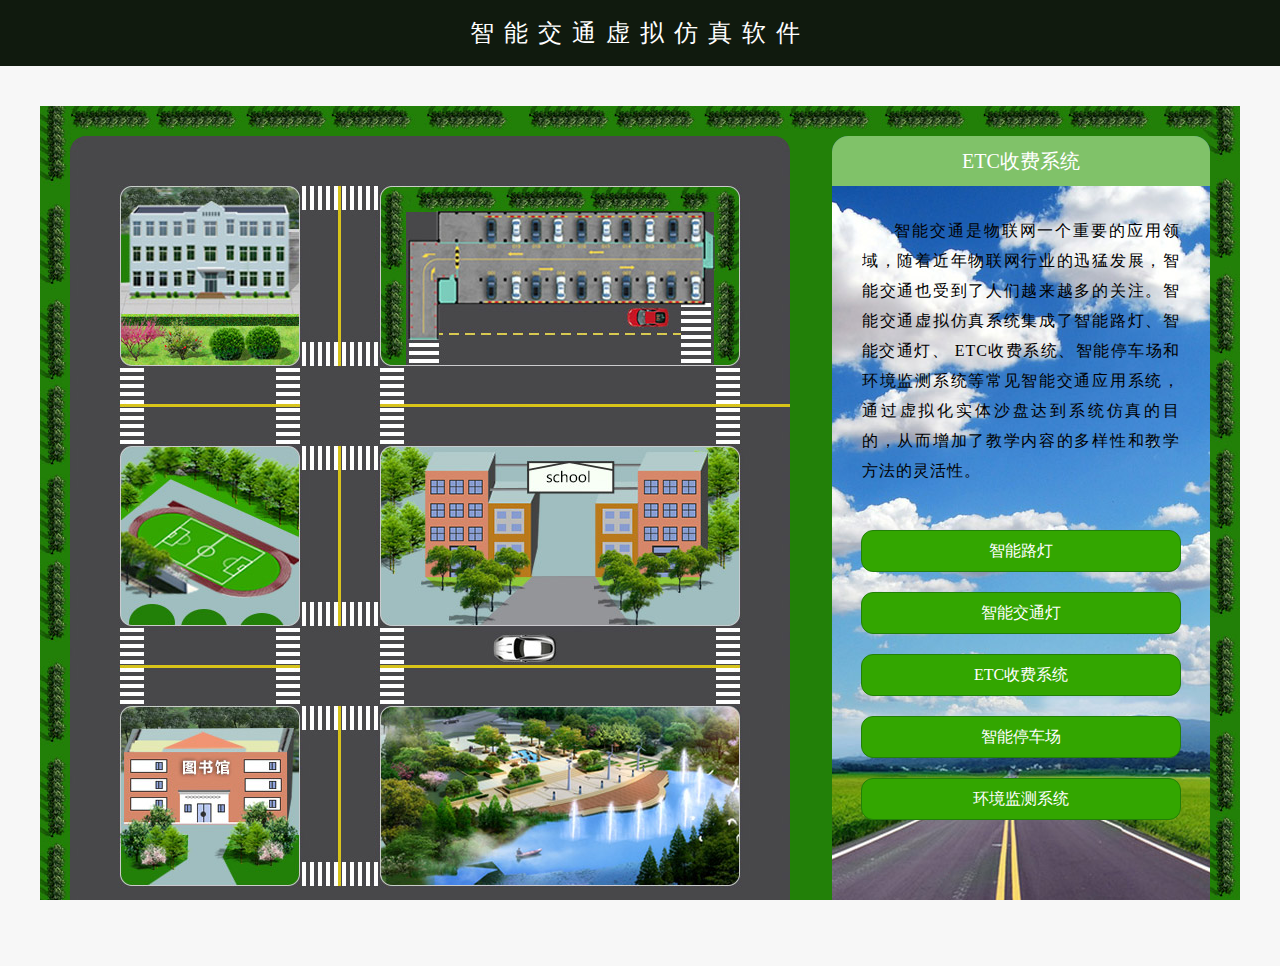
<file: index.html>
<!DOCTYPE html>
<html>
	<head>
		<meta charset="utf-8" />
		<title>智能交通虚拟仿真软件</title>
		<link rel="stylesheet" href="css/style.css" />
	</head>
	<body>
		<div class="head">智能交通虚拟仿真软件</div>
		<div class="w1200 clearfix homepage">
			<section class="fl clearfix left_con">				
			</section>
			<section class="fr right_con">
				<div class="title">
					<span>ETC收费系统</span>
				</div>
				<p class="profile">
					智能交通是物联网一个重要的应用领域，随着近年物联网行业的迅猛发展，智能交通也受到了人们越来越多的关注。智能交通虚拟仿真系统集成了智能路灯、智能交通灯、
ETC收费系统、智能停车场和环境监测系统等常见智能交通应用系统，通过虚拟化实体沙盘达到系统仿真的目的，从而增加了教学内容的多样性和教学方法的灵活性。
				</p>
				<div class="menu">
					<a>智能路灯</a>
					<a>智能交通灯</a>
					<a>ETC收费系统</a>
					<a>智能停车场</a>
					<a>环境监测系统</a>
				</div>
			</section>
		</div>
	</body>
</html>
</file>
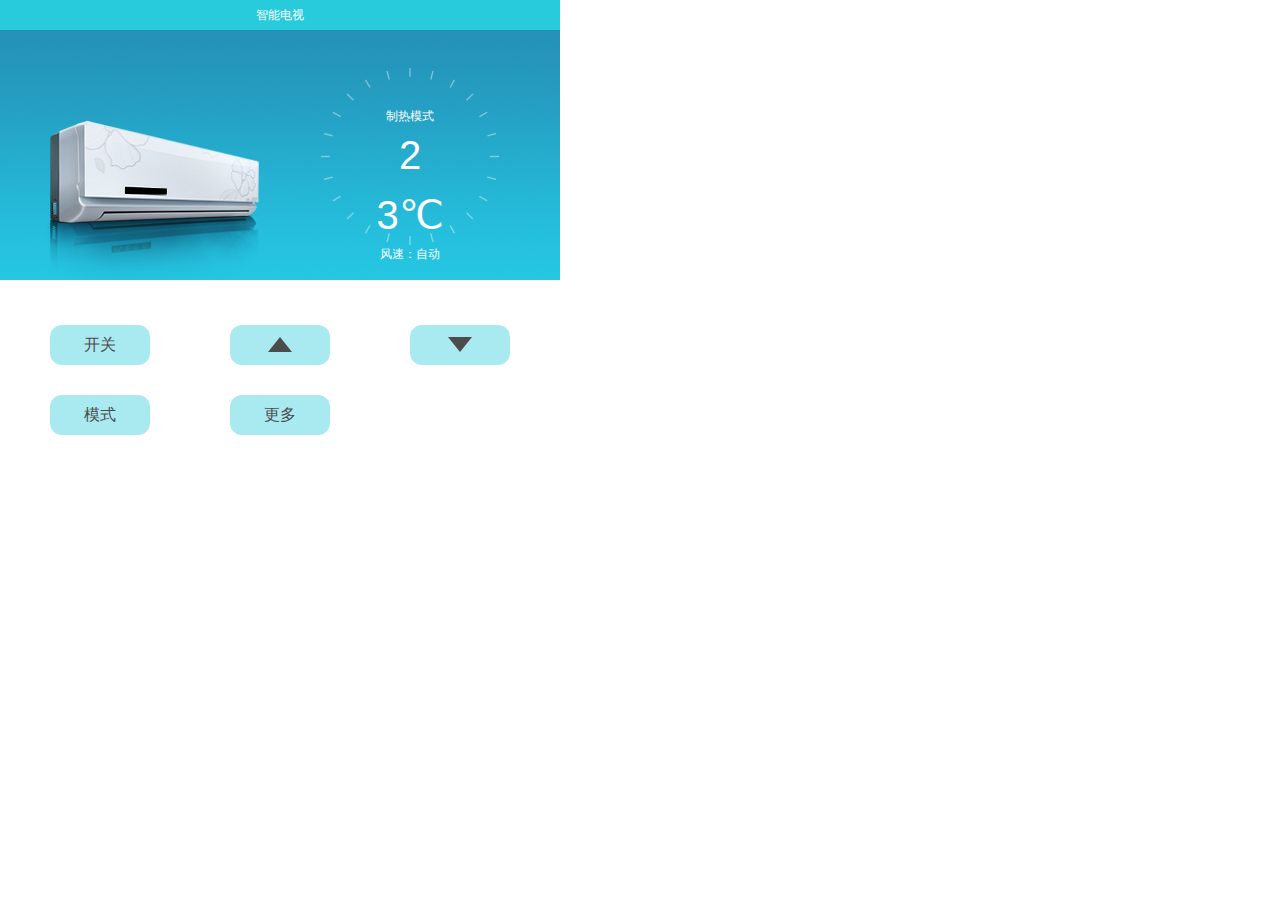
<file: ac-capacity.html>
<!DOCTYPE html>
<html lang="en">
<head>
	<meta charset="UTF-8">
	<title>智能空调</title>
	<meta http-equiv="X-UA-Compatible" content="IE=Edge，chrome=1">
	<link rel="stylesheet" type="text/css" href="css/base.css" />
	<link rel="stylesheet" type="text/css" href="css/page-style.css" />
	<!--[if lt IE 9]>
	<script src="js/html5.js"></script>
	<![endif]-->
</head>
<body>
<!--header-->
<header class="pr w560">
	<div class="t-title-bar">
		<span>智能电视</span>
	</div>
	<div class="t-banner pr">
		<a class="t-banner-img" href="">
			<img src="images/home/ac_banner.png" alt="">
		</a>
		<div class="ac-text">
			<ul>
				<li>制热模式</li>
				<li>23℃</li>
				<li>风速：自动</li>
			</ul>
		</div>
	</div>
</header>
<!--/header-->
<!--main-->
<article class="w560">
	<div class="ac-box">
		<ul>
			<li class="fl">
				<a class="ac-btn-1" href="javascript:void(0);">开关</a>
			</li>
			<li class="fl">
				<a class="ac-btn-2" href="javascript:void(0);"></a>
			</li>
			<li class="fl">
				<a class="ac-btn-3" href="javascript:void(0);"></a>
			</li>
			<li class="fl">
				<a class="ac-btn-4" href="javascript:void(0);">模式</a>
			</li>
			<li class="fl">
				<a class="ac-btn-5" href="javascript:void(0);">更多</a>
			</li>
		</ul>
	</div>
</article>
<!--/main-->
</body>
</html>
</file>
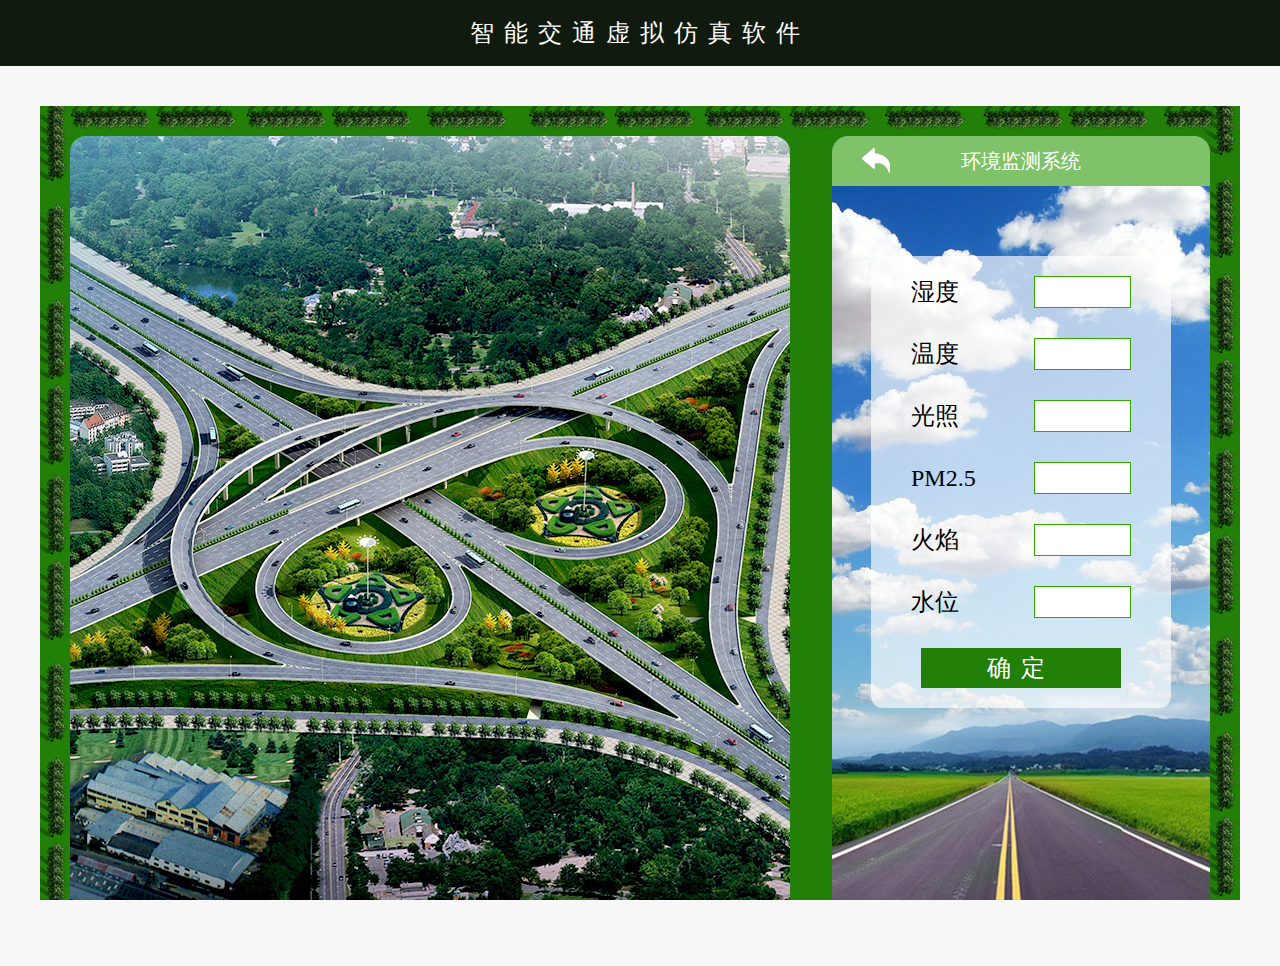
<file: environment.html>
<!DOCTYPE html>
<html>
	<head>
		<meta charset="utf-8" />
		<title>智能交通虚拟仿真软件-环境检测</title>
		<link rel="stylesheet" href="css/style.css" />
	</head>
	<body>
		<div class="head">智能交通虚拟仿真软件</div>
		<div class="w1200 clearfix homepage environment">
			<section class="fl clearfix left_con">
				
			</section>
			<section class="fr right_con">
				<div class="title">
					<a class="back fl"></a>
					<span>环境监测系统</span>
				</div>				
				<form>
					<p><label>湿度</label><input type="text" /></p>
					<p><label>温度</label><input type="text" /></p>
					<p><label>光照</label><input type="text" /></p>
					<p><label>PM2.5</label><input type="text" /></p>
					<p><label>火焰</label><input type="text" /></p>
					<p><label>水位</label><input type="text" /></p>
					<a class="button">确定</a>
				</form>
			</section>
		</div>
	</body>
</html>
</file>
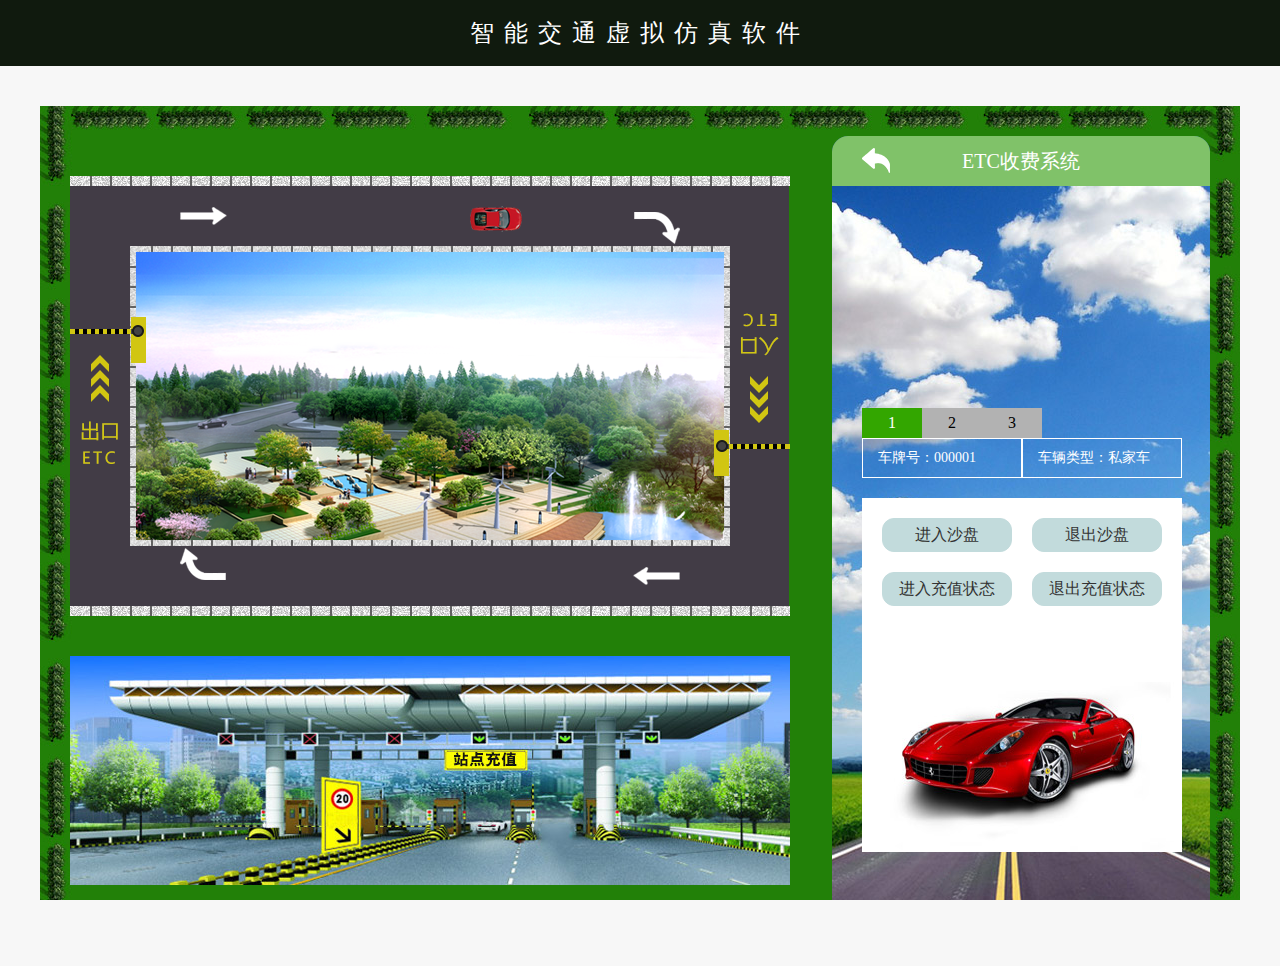
<file: etc.html>
<!DOCTYPE html>
<html>
	<head>
		<meta charset="utf-8" />
		<title>智能交通虚拟仿真软件-环境检测</title>
		<link rel="stylesheet" href="css/style.css" />
		<script src="js/jquery-1.7.1.min.js"></script>
		<link rel="stylesheet" type="text/css"
		      href="http://codeseven.github.io/toastr/build/toastr.min.css">
		<script type="text/javascript"
		        src="http://codeseven.github.io/toastr/build/toastr.min.js"></script>

	</head>
	<body>
		<div class="head">智能交通虚拟仿真软件</div>
		<div class="w1200 clearfix homepage streetlight etc">
			<section class="fl clearfix left_con">
				<i class="up_line"></i>
				<i class="down_line"></i>
				<div class="etc_box">
					<img src="images/etc1.png" />
					<i class="left_pole"></i>
					<i class="right_pole"></i>
					<p class="etc_car_box">
						<i class="red_car_icon etc_car"></i>
					</p>
				</div>
				<div class="pr">
					<img src="images/etc2.jpg" style="margin-top: 50px;"/>
					<i class="etc_pay_car"></i>
				</div>
			</section>
			<section class="fr right_con">
				<div class="title">
					<a class="back fl"></a>
					<span>ETC收费系统</span>
				</div>
				<div class="control clearfix">
					<div class="manual">
						<dl class="clearfix">
							<dd class="chepai">1</dd>
							<dd>2</dd>
							<dd>3</dd>
							<br />
							<dt>
								<p class="fl">车牌号：000001</p>
								<p class="fl">车辆类型：私家车</p>
							</dt>
							<dt style="display: none;">
								<p class="fl">车牌号：000002</p>
								<p class="fl">车辆类型：私家车</p>
							</dt>
							<dt style="display: none;">
								<p class="fl">车牌号：000003</p>
								<p class="fl">车辆类型：私家车</p>
							</dt>
						</dl>
						<div class="menu2">
							<a class="mr20 enter_sand_table">进入沙盘</a>
							<a>退出沙盘</a>
							<a class="mr20 mt20 enter_btn">进入充值状态</a>
							<a class="mt20 exit_btn">退出充值状态</a>
						</div>
					</div>
				</div>				
			</section>
		</div>
	</body>
	<script>
		$(document).ready(function(){
        	$(".control li").click(function(){
		        $(".control li").eq($(this).index()).addClass("button_on").siblings().removeClass('button_on');
				$(".control>div").hide().eq($(this).index()).show();
			});
			$(".manual .control_b").click(function(){
				$(this).toggleClass("off");
			});
			$(".manual dd").click(function(){
		        $(".manual dd").eq($(this).index()).addClass("chepai").siblings().removeClass('chepai');
				$(".manual dt").hide().eq($(this).index()).show();
			});
			$(".auto dd").click(function(){
		        $(".auto dd").eq($(this).index()).addClass("chepai").siblings().removeClass('chepai');
				$(".auto dt").hide().eq($(this).index()).show();
			});
			/*etc*/
			function etc_car(){
				var $etc_car = $('.etc_car_box .etc_car');
				$etc_car.animate({"left":"670px"},4000);
				$etc_car.animate({deg:90},{step:function(n,fx){
					$(this).css({'transform':'rotate('+n+'deg)'});
				},duration:1000
				})
				$etc_car.animate({"top":"380px"},{duration:6000,step:function(){
					var that = this;
					if(parseInt(that.style.top)<=100&&parseInt(that.style.top)>=80){
						$('.right_pole').addClass('hover');
					}else if(parseInt(that.style.top)<=340&&parseInt(that.style.top)>=220){
						$('.right_pole').removeClass('hover');
					}
				}})
				$etc_car.animate({deg:180},{step:function(n,fx){
					$(this).css({'transform':'rotate('+n+'deg)'});
					},duration:1000
				})
				$etc_car.animate({"left":"2px"},4000);
				$etc_car.animate({deg:270},{step:function(n,fx){
					$(this).css({'transform':'rotate('+n+'deg)'});
				},duration:2000
				})
				$etc_car.animate({"top":"15px"},{duration:6000,step:function(){
					var that = this;
					if(parseInt(that.style.top)<=270&&parseInt(that.style.top)>=220){
						$('.left_pole').addClass('hover');
					}else if(parseInt(that.style.top)<=50){
						$('.left_pole').removeClass('hover');
					}
				}})
				$etc_car.animate({deg:360},{step:function(n,fx){
					$(this).css({'transform':'rotate('+n+'deg)'});
				},duration:1000
				})
				$etc_car.animate({deg:0},{
					step:function(n,fx){
						$(this).css('transform','rotate('+n+'deg)');
					},
					duration:0
				})
			}
			var one = 1000;
			setInterval(function etc_car(one)
			{
				var $etc_car = $('.etc_car_box .etc_car');
				$etc_car.animate({"left":"670px"},4000);
				$etc_car.animate({deg:90},{step:function(n,fx){
					$(this).css({'transform':'rotate('+n+'deg)'});
				},duration:1000
				})
				$etc_car.animate({"top":"380px"},{duration:6000,step:function(){
					var that = this;
					if(parseInt(that.style.top)<=100&&parseInt(that.style.top)>=80){
						$('.right_pole').addClass('hover');
					}else if(parseInt(that.style.top)<=340&&parseInt(that.style.top)>=220){
						$('.right_pole').removeClass('hover');
					}
				}})
				$etc_car.animate({deg:180},{step:function(n,fx){
					$(this).css({'transform':'rotate('+n+'deg)'});
				},duration:1000
				})
				$etc_car.animate({"left":"2px"},4000);
				$etc_car.animate({deg:270},{step:function(n,fx){
					$(this).css({'transform':'rotate('+n+'deg)'});
				},duration:2000
				})
				$etc_car.animate({"top":"15px"},{duration:6000,step:function(){
					var that = this;
					if(parseInt(that.style.top)<=270&&parseInt(that.style.top)>=220){
						$('.left_pole').addClass('hover');
					}else if(parseInt(that.style.top)<=50){
						$('.left_pole').removeClass('hover');
					}
				}})
				$etc_car.animate({deg:360},{step:function(n,fx){
					$(this).css({'transform':'rotate('+n+'deg)'});
				},duration:1000
				})
				$etc_car.animate({deg:0},{
					step:function(n,fx){
						$(this).css('transform','rotate('+n+'deg)');
					},
					duration:0
				})
			},1000);
			//进入充值
			$('.enter_btn').on('click',function(){
				$('.etc_pay_car').show();
			})
			//退出充值
			$('.exit_btn').on('click',function(){
				$('.etc_pay_car').hide();
			})
		});

		toastr.options = {
			"positionClass":"toast-bottom-right",
			"timeOut": "10000"
		}
		Command: toastr["success"]("ffgg", "zzz");
		Command: toastr["warning"]("ffgg", "zzz");
	</script>
</html>
</file>
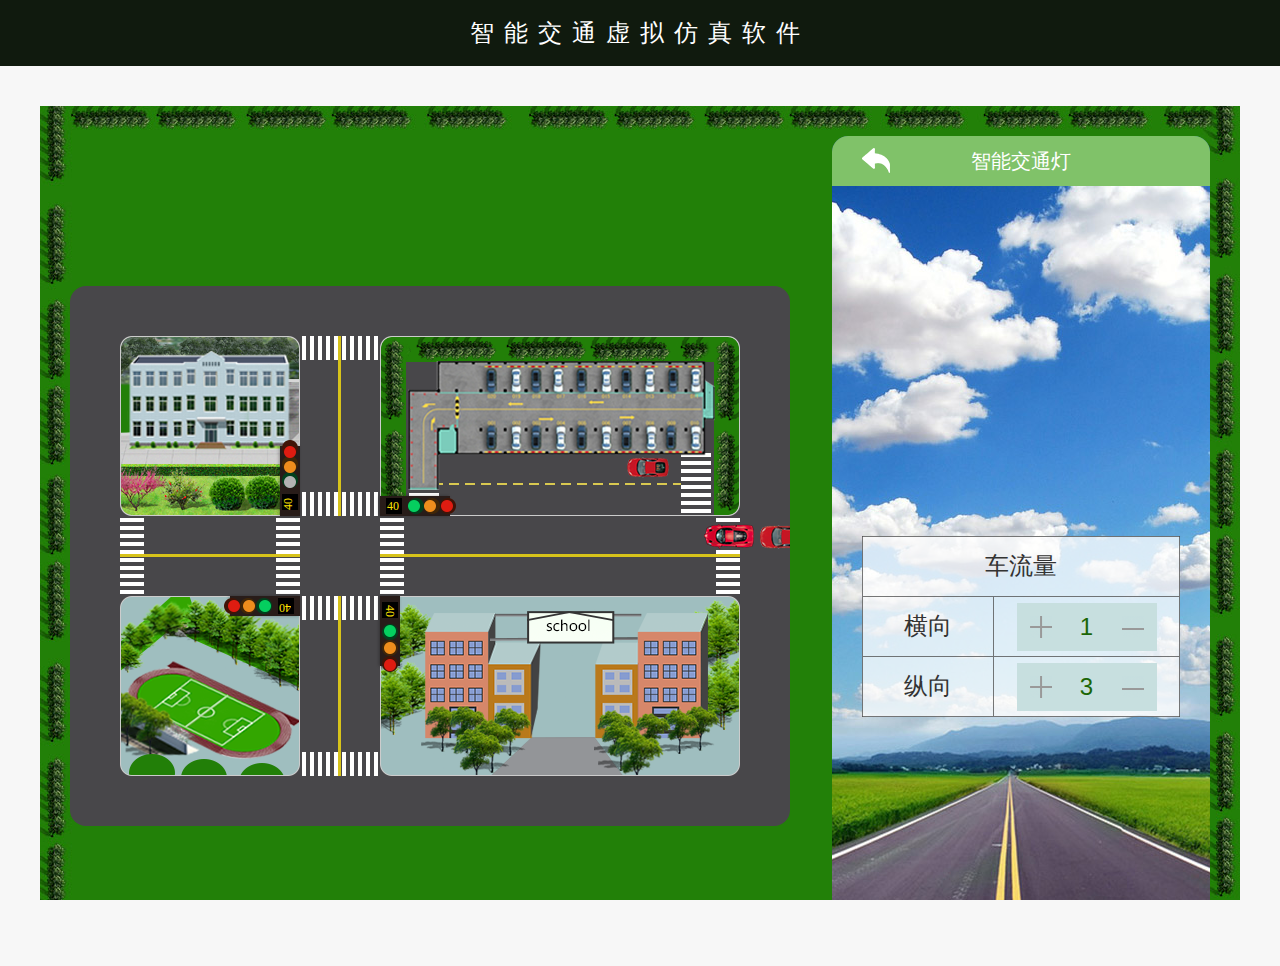
<file: light.html>
<!DOCTYPE html>
<html>
	<head>
		<meta charset="utf-8" />
		<title>智能交通虚拟仿真软件-智能交通灯</title>
		<link rel="stylesheet" href="css/style.css" />
		<script src="js/jquery-1.7.1.min.js"></script>
	</head>
	<body>
		<div class="head">智能交通虚拟仿真软件</div>
		<div class="w1200 clearfix homepage light">
			<section class="fl clearfix left_con of">
				<p class="traffic_light_car">
					<i class="red_car_icon red_car_1 two_car three_car"></i>
					<i class="red_car_icon red_car_2"></i>
				</p>
				<div class="left_top_light">
					<i class="green_icon gray_icon"></i>
					<i class="yellow_icon"></i>
					<i class="red_icon "></i>
					<i class="number_text">40</i>
				</div>
				<div class="left_bottom_light">
					<i class="green_icon"></i>
					<i class="yellow_icon"></i>
					<i class="red_icon"></i>
					<i class="number_text">40</i>
				</div>
				<div class="right_top_light">
					<i class="green_icon"></i>
					<i class="yellow_icon"></i>
					<i class="red_icon "></i>
					<i class="number_text">40</i>
				</div>
				<div class="right_bottom_light">
					<i class="green_icon"></i>
					<i class="yellow_icon"></i>
					<i class="red_icon"></i>
					<i class="number_text">40</i>
				</div>
			</section>
			<section class="fr right_con">
				<div class="title">
					<a class="back fl"></a>
					<span>智能交通灯</span>
				</div>				
				<table>
					<tr><td colspan="2">车流量</td></tr>
					<tr>
						<td width="130" style="border-right: 1px solid rgba(76,76,76,.76);">横向</td>
						<td>
							<div>
								<a class="plus fl"></a>
								<input type="text" value="1" class="fl"  disabled="disabled"/>
								<a class="minus fr"></a>
							</div>
						</td>
					</tr>
					<tr style="border:none">
						<td style="border-right: 1px solid rgba(76,76,76,.76);">纵向</td>
						<td>
							<div>
								<a class="plus fl"></a>
								<input type="text" value="3" class="fl" disabled="disabled"/>
								<a class="minus fr"></a>
							</div>
						</td>
					</tr>
				</table>
			</section>
		</div>
	<!--小车动画-->
		<script>
			//横向
				function play_car(time){
					var $time=time;
					console.log($time);
					var $car = $('.traffic_light_car .red_car_1');
					$car.animate({"left":"340px"},{duration:2000,step:function(){
						$(this).css('opacity','1');
					}}).delay($time).animate({'left':'-100px'},{duration:3000,step:function(){
						$(this).css('opacity','1');
					}}).animate({'left':'658px'},{duration:0,step:function(){
						$(this).css('opacity','0');
					}});
				}
				play_car(1000);
				setInterval(function(){play_car(5000)},1);
			/*function play_car(){
				var $car = $('.traffic_light_car .red_car_1');
				$car.animate({"left":"750px"});
				$car.animate({"left":"340px"},{duration:2000,step:function(){
					$(this).css('opacity','1');
				}});
				$car.animate({"opacity":"0"},0);
			}
			function play_left_car(){
				var $car = $('.traffic_light_car .red_car_1');
				$car.animate({"left":"340px"});
				$car.animate({"left":"-200px"},{duration:2000,step:function(){
					$(this).css('opacity','1');
				}});
				$car.animate({"opacity":"0"},0);
			}
			for(var i=0;i<=3;i++){
				play_left_car();
			 }*/
			/*交通灯通过class判断--动态无法实现*/
/*			function play_car(){
				 var $car = $('.traffic_light_car .red_car_1');
				$car.animate({"left":"340px"},{duration:2000,step:function(){
				    $(this).css('opacity','1');
				 }})
				if($('.left_top_light .red_icon').hasClass('active')){
					return false;
				}else{
					$car.animate({"left":"-140px"},{duration:2000,step:function(){
						$(this).css('opacity','1');
					}})
					$car.animate({"left":"658px"},{duration:2000,step:function(){
						$(this).css('opacity','0');
					}})
				}
			 }
			 setInterval(play_car,100);*/
			/*交通灯通过class判断--动态无法实现*/
				/*纵向*/
				function play_car_2(){
					var $car = $('.traffic_light_car .red_car_2');
					$car.animate({"bottom":"335px"},{duration:3000,step:function(){
						$(this).css('opacity','1');
					}}).delay(2000).animate({'bottom':'-200px'},{duration:3000,step:function(){
						$(this).css('opacity','1');
					}}).animate({'bottom':'700px'},{duration:0,step:function(){
						$(this).css('opacity','0');
					}});
				}
				setInterval(play_car_2,200);
				//上-->灯
				function play_car_top(){
					var $car = $('.traffic_light_car .red_car_2');
					$car.animate({"bottom":"335px"},{duration:3000,step:function(){
						$(this).css('opacity','1');
					}})
				}
				//灯-->下
				function play_car_bom(){
					var $car = $('.traffic_light_car .red_car_2');
					$car.animate({'bottom':'-200px'},{duration:3000,step:function(){
						$(this).css('opacity','1');
					}})
					$car.animate({'bottom':'700px'},{duration:0,step:function(){
						$(this).css('opacity','0');
					}});
				}
				/*play_car_top();
				play_car_bom();*/
		</script>
	</body>
</html>
</file>
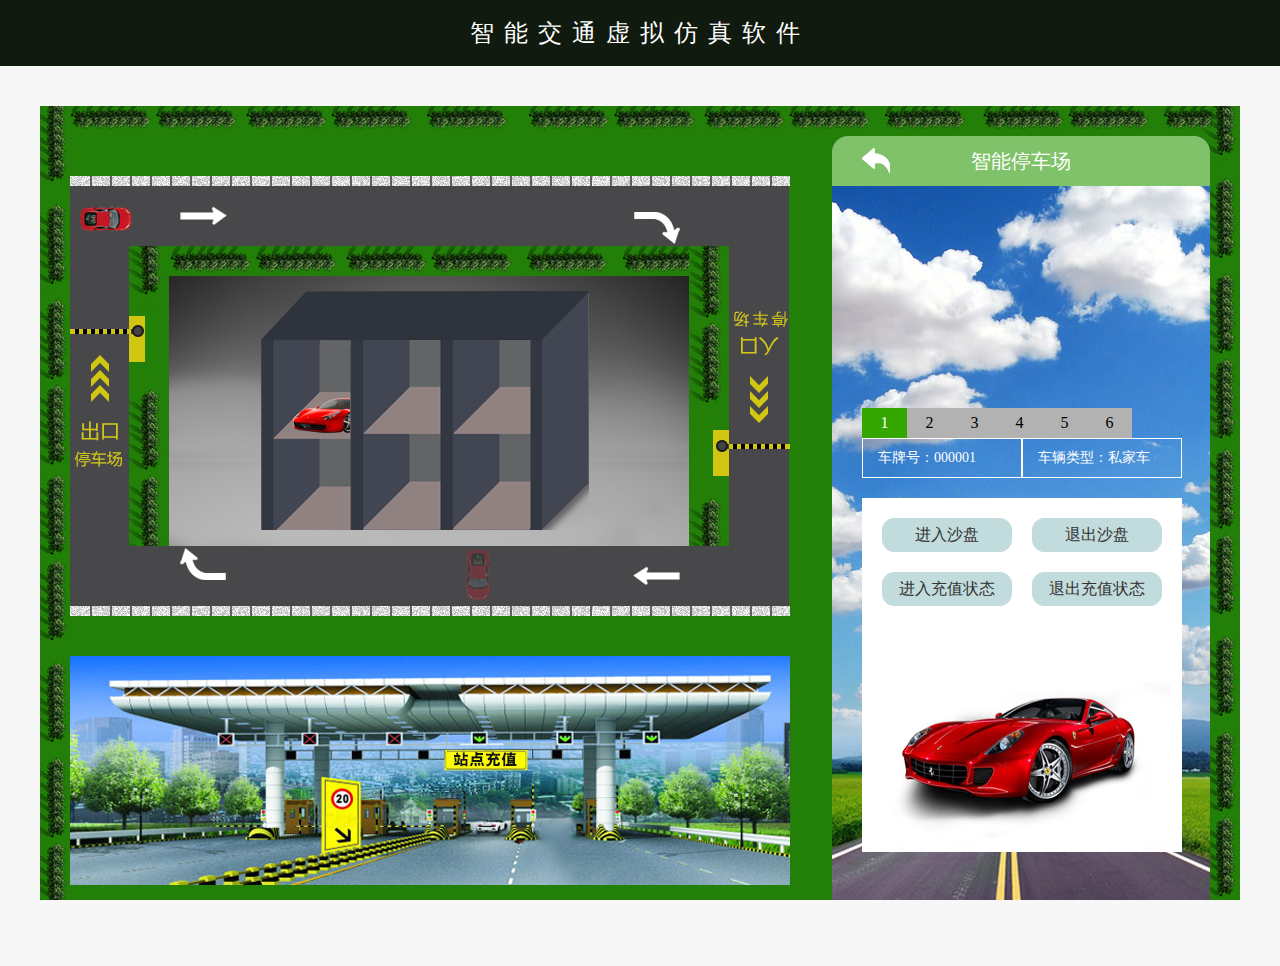
<file: park.html>
<!DOCTYPE html>
<html>
	<head>
		<meta charset="utf-8" />
		<title>智能交通虚拟仿真软件-环境检测</title>
		<link rel="stylesheet" href="css/style.css" />
		<script src="js/jquery-1.7.1.min.js"></script>
		<style>
			.manual dd{
				width: 45px;
			}
		</style>
	</head>
	<body>
		<div class="head">智能交通虚拟仿真软件</div>
		<div class="w1200 clearfix homepage streetlight etc park">
			<section class="fl clearfix left_con">
				<i class="up_line"></i>
				<i class="down_line"></i>
				<div class="etc_box pr">
					<img src="images/park1.png" />
					<!--进库车-->
					<i class="park_car"></i>
					<!--出库车-->
					<i class="park_out_car"></i>
					<!--左右闸门-->
					<i class="left_pole"></i>
					<i class="right_pole"></i>
					<!--/左右闸门-->
					<!--车库-->
					<div class="carport_box">
						<div class="empty_box">
							<!--左侧车库-->
							<i class="empty_up_car"></i>
							<i class="empty_down_car"></i>
							<!--/左侧车库-->
						</div>
						<div class="empty_middle_box">
							<!--中间车库-->
							<i class="empty_mup_car"></i>
							<i class="empty_mdown_car"></i>
							<!--/中间车库-->
						</div>
						<div class="empty_right_box">
							<!--右侧车库-->
							<i class="empty_rup_car"></i>
							<i class="empty_rdown_car"></i>
							<!--/右侧车库-->
						</div>

					</div>
					<!--/车库-->
				</div>
				<div class="pr">
					<img src="images/etc2.jpg" style="margin-top: 50px;"/>
					<i class="etc_pay_car "></i>
				</div>
			</section>
			<section class="fr right_con">
				<div class="title">
					<a class="back fl"></a>
					<span>智能停车场</span>
				</div>
				<div class="control clearfix">
					<div class="manual">
						<dl class="clearfix">
							<dd class="chepai">1</dd>
							<dd>2</dd>
							<dd>3</dd>
							<dd>4</dd>
							<dd>5</dd>
							<dd>6</dd>
							<br />
							<dt>
								<p class="fl">车牌号：000001</p>
								<p class="fl">车辆类型：私家车</p>
							</dt>
							<dt style="display: none;">
								<p class="fl">车牌号：000002</p>
								<p class="fl">车辆类型：私家车</p>
							</dt>
							<dt style="display: none;">
								<p class="fl">车牌号：000003</p>
								<p class="fl">车辆类型：私家车</p>
							</dt>
							<dt style="display: none;">
								<p class="fl">车牌号：000004</p>
								<p class="fl">车辆类型：私家车</p>
							</dt>
							<dt style="display: none;">
								<p class="fl">车牌号：000005</p>
								<p class="fl">车辆类型：私家车</p>
							</dt>
							<dt style="display: none;">
								<p class="fl">车牌号：000006</p>
								<p class="fl">车辆类型：私家车</p>
							</dt>
						</dl>
						<div class="menu2">
							<a class="mr20">进入沙盘</a>
							<a>退出沙盘</a>
							<a class="mr20 mt20 enter_state">进入充值状态</a>
							<a class="mt20 exit_state">退出充值状态</a>
						</div>
					</div>
				</div>				
			</section>
		</div>
	</body>
	<script>
		$(document).ready(function(){
        	$(".control li").click(function(){
		        $(".control li").eq($(this).index()).addClass("button_on").siblings().removeClass('button_on');
				$(".control>div").hide().eq($(this).index()).show();
			});
			$(".manual .control_b").click(function(){
				$(this).toggleClass("off");
			});
			$(".manual dd").click(function(){
		        $(".manual dd").eq($(this).index()).addClass("chepai").siblings().removeClass('chepai');
				$(".manual dt").hide().eq($(this).index()).show();
			});
			$(".auto dd").click(function(){
		        $(".auto dd").eq($(this).index()).addClass("chepai").siblings().removeClass('chepai');
				$(".auto dt").hide().eq($(this).index()).show();
			});
			/*充值*/
			//进入充值
			$('.enter_state').on('click',function(){
				$('.etc_pay_car').show();
			})
			//退出充值
			$('.exit_state').on('click',function(){
				$('.etc_pay_car').hide();
			})
			/*小车进库*/

			function park_car_play(){
				var $car = $('.park_car');
				$car.animate({"opacity":"1"},1000);
				//小车横向运动
				$car.animate({"left":"665px"},3000);
				//小车转弯
				$car.animate({deg:90},{step:function(n,fx){
					$(this).css({"transform":"rotate("+n+"deg)"});
				},duration:1000
				});
				//小车进库过闸
				$car.animate({"top":"375px"},{step:function(){
					var that = this;
					var $right_pole = $('.right_pole');
					if(parseInt(that.style.top)>=80&&parseInt(that.style.top)<=280){
						$right_pole.addClass('hover');
					}else if(parseInt(that.style.top)>=300){
						$right_pole.removeClass('hover');
					}
				},duration:5000
				})
				//小车转弯
				$car.animate({deg:180},{step:function(n,fx){
					$(this).css({"transform":"rotate("+n+"deg)"});
				},duration:1000
				});
				var $left = 0;//小车停到最右车库
				var $middle = 1;//小车停到中间车库
				var $right = 2;//小车停到最左车库
				switch ($left){
					case 0:
						$car.animate({"left":"395px"},4000);
						$car.animate({deg:270},{step:function(n,fx){
							$(this).css({"transform":"rotate("+n+"deg)"});
						},duration:1000
						});
						$car.animate({"opacity":"0"},1000);
						$car.animate({"left":"10px","top":"20px"});
						$car.animate({deg:0},{step:function(n,fx){
							$(this).css({"transform":"rotate("+n+"deg)"});
						}
						});
						break;
					case 1:
						$car.animate({"left":"305px"},4000);
						$car.animate({deg:270},{step:function(n,fx){
							$(this).css({"transform":"rotate("+n+"deg)"});
						},duration:1000
						});
						$car.animate({"opacity":"0"},1000);
						$car.animate({"left":"10px","top":"20px"});
						$car.animate({deg:0},{step:function(n,fx){
							$(this).css({"transform":"rotate("+n+"deg)"});
						}
						});
						break;
					case 2:
						$car.animate({"left":"215px"},4000);
						$car.animate({deg:270},{step:function(n,fx){
							$(this).css({"transform":"rotate("+n+"deg)"});
						},duration:1000
						});
						$car.animate({"opacity":"0"},1000);
						$car.animate({"left":"10px","top":"20px"});
						$car.animate({deg:0},{step:function(n,fx){
							$(this).css({"transform":"rotate("+n+"deg)"});
						}
						});
						break;
				}
			}
			setInterval(park_car_play,100);
			/*小车出库*/
			function come_out(car){
				var $car = car;
				$car.animate({"opacity":"1"},2000);
				$car.animate({deg:90},{step:function(n,fx){
					$(this).css({"transform":"rotate("+n+"deg)"});
				},duration:2000
				});
			}
			function park_out_play(){
				var $car = $('.park_out_car');
				var $right = 0;//小车出最右车库
				var $middle = 1;//小车出中间车库
				var $left = 2;//小车出最左车库
				var $left_pole = $('.left_pole');
				switch ($right){
					case 0:
						come_out($car);
						$car.animate({"left":"20px"},3000);
						$car.animate({deg:180},{step:function(n,fx){
							$(this).css({"transform":"rotate("+n+"deg)"});
						},duration:1000
						});
						$car.animate({"top":"-100px"},{step:function(){
							var that = this;
							if(parseInt(that.style.top)>=105&&parseInt(that.style.top)<=245){
								$left_pole.addClass("hover");
							}else if(parseInt(that.style.top)<=50){
								$left_pole.removeClass("hover");
							}
						},duration:5000
						});
						$car.animate({"opacity":"0"});
						$car.animate({"left":"395px","top":"363px"});
						$car.animate({deg:0},{step:function(n,fx){
							$(this).css({"transform":"rotate("+n+"deg)"});
						}
						});
						break;
					case 1:
						$car.css({'left':"315px"});
						come_out($car);
						$car.animate({"left":"20px"},3000);
						$car.animate({deg:180},{step:function(n,fx){
							$(this).css({"transform":"rotate("+n+"deg)"});
						},duration:1000
						});
						$car.animate({"top":"-100px"},{step:function(){
							var that = this;
							if(parseInt(that.style.top)>=105&&parseInt(that.style.top)<=245){
								$left_pole.addClass("hover");
							}else if(parseInt(that.style.top)<=50){
								$left_pole.removeClass("hover");
							}
						},duration:5000
						});
						$car.animate({"left":"315px","top":"363px"});
						$car.animate({"opacity":"0"});
						$car.animate({deg:0},{step:function(n,fx){
							$(this).css({"transform":"rotate("+n+"deg)"});
						}
						});
						break;
					case 2:
						$car.css('left',"225px");
						come_out($car);
						$car.animate({"left":"20px"},3000);
						$car.animate({deg:180},{step:function(n,fx){
							$(this).css({"transform":"rotate("+n+"deg)"});
						},duration:1000
						});
						$car.animate({"top":"-100px"},{step:function(){
							var that = this;
							if(parseInt(that.style.top)>=105&&parseInt(that.style.top)<=245){
								$left_pole.addClass("hover");
							}else if(parseInt(that.style.top)<=50){
								$left_pole.removeClass("hover");
							}
						},duration:5000
						});
						$car.animate({"left":"225px","top":"363px"});
						$car.animate({"opacity":"0"});
						$car.animate({deg:0},{step:function(n,fx){
							$(this).css({"transform":"rotate("+n+"deg)"});
						}
						});
						break;
				}
			}
			setInterval(park_out_play);
			var $carport = $('.empty_box');//空车库
			//车库向下移动
			function carport_down_move(carport){
				var $carport = carport;
				$carport.css({"top":"49px"});
				$carport.show().animate({"top":"146px"},5000);
				$('.empty_box').find('i').eq(0).show();
			}
			carport_down_move($carport);
			/*carport_down_move($carport_3);*/
			//车库向上移动
			function carport_up_move(carport){
				var $carport = carport;
				$carport.css({"top":"146px"});
				$carport.show().animate({"top":"49px"},5000);
			}
			carport_up_move($carport)
			//车库先下后上
			function carport_up_down_move(carport){
				var $carport = carport;
				$carport.animate({"top":"49px"},0);
				$carport.show().animate({"top":"146px"},5000);
				$carport.show().animate({"top":"49px"},5000);
			}
			setInterval(function(){carport_up_down_move($carport)},1000);
		});
	</script>
</html>
</file>
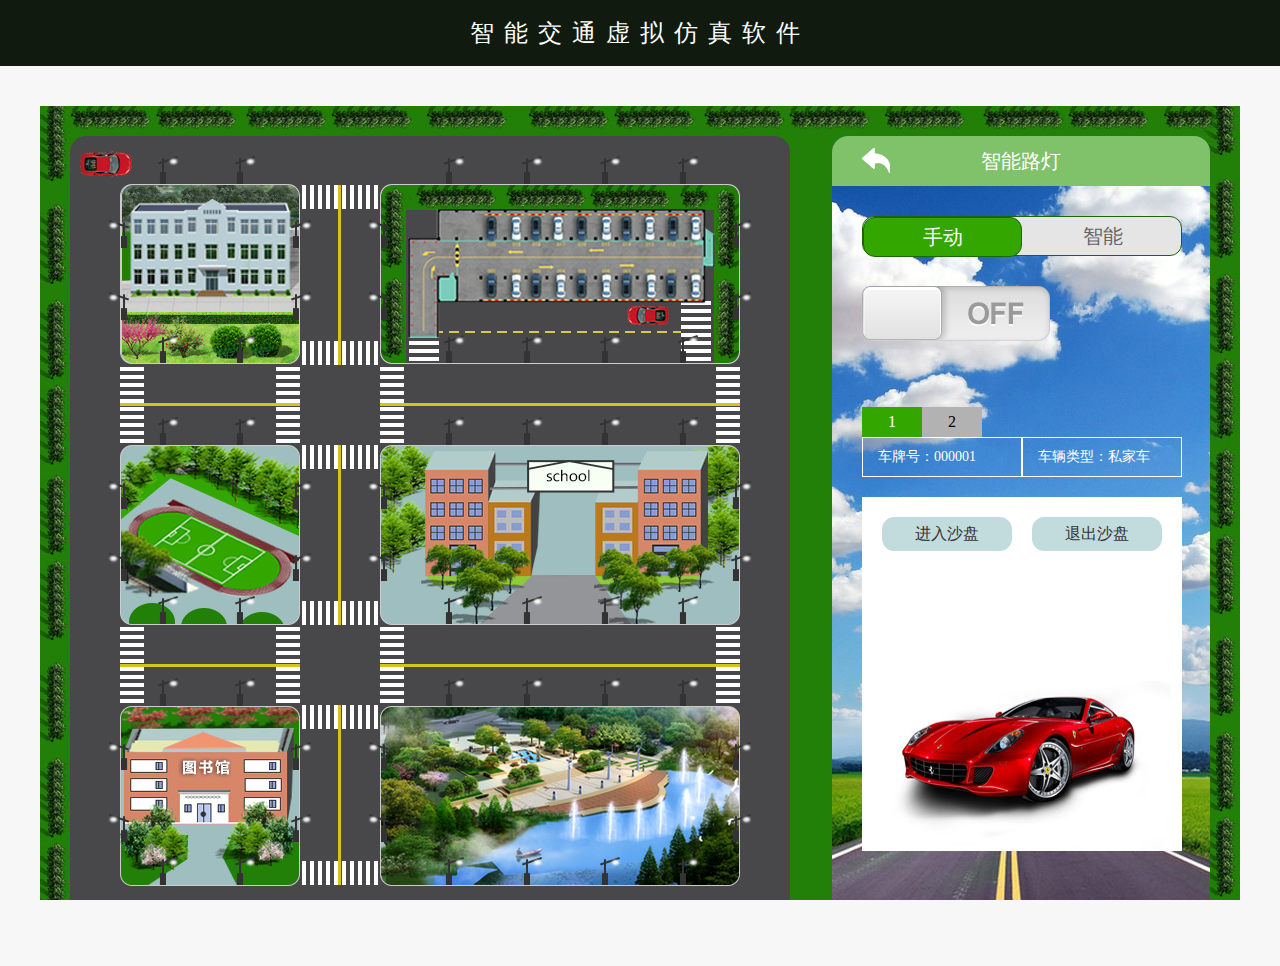
<file: streetlight.html>
<!DOCTYPE html>
<html>
	<head>
		<meta charset="utf-8" />
		<title>智能交通虚拟仿真软件-环境检测</title>
		<link rel="stylesheet" href="css/style.css" />
		<script src="js/jquery-1.7.1.min.js"></script>		
	</head>
	<body>
		<div class="head">智能交通虚拟仿真软件</div>
		<div class="w1200 clearfix homepage streetlight ">
			<!--手动-->
			<section class="fl clearfix left_con pr hand_toggle">
				<p>
					<i class="red_car_icon"></i>
				</p>
				<div class="dormitory_box">
					<i class="dormitory_img_1 "></i>
				</div>
				<div class="playground_box">
					<i class="playground_img_1 "></i>
				</div>
				<div class="library_box">
					<i class="library_img_1 "></i>
				</div>
				<div class="park_box">
					<i class="park_img_1 ">
					</i>
				</div>
				<div class="school_box">
					<i class="school_img_1 "></i>
				</div>
				<div class="sandTable_box">
					<i class="sandTable_img_1 "></i>
				</div>
			</section>
			<!--/手动-->
			<!--智能-->
			<section class="fl clearfix left_con pr capacity_toggle" style="display: none;">
				<p>
					<i class="red_car_icon_1"></i>
				</p>
				<div class="dormitory_box">
					<i class="dormitory_img "></i>
				</div>
				<div class="playground_box">
					<i class="playground_img "></i>
				</div>
				<div class="library_box">
					<i class="library_img "></i>
				</div>
				<div class="park_box">
					<i class="park_img ">
					</i>
				</div>
				<div class="school_box">
					<i class="school_img "></i>
				</div>
				<div class="sandTable_box">
					<i class="sandTable_img "></i>
				</div>
			</section>
			<!--/智能-->
			<section class="fr right_con">
				<div class="title">
					<a class="back fl"></a>
					<span>智能路灯</span>
				</div>
				<div class="control clearfix">
					<ul>
						<li class="fl button_on">手动</li>
						<li class="fr mind_btn">智能</li>
					</ul>
					<div class="manual">
						<a class="control_b off"></a>
						<dl class="clearfix">
							<dd class="chepai">1</dd>
							<dd>2</dd>
							<br />
							<dt>
								<p class="fl">车牌号：000001</p>
								<p class="fl">车辆类型：私家车</p>
							</dt>
							<dt style="display: none;">
								<p class="fl">车牌号：000002</p>
								<p class="fl">车辆类型：私家车</p>
							</dt>
						</dl>
						<div class="menu2">
							<a class="mr20 enter_sandtable">进入沙盘</a>
							<a>退出沙盘</a>
						</div>
					</div>
					<div class="auto">
						<dl class="clearfix" style="margin-top: 151px;">
							<dd class="chepai">1</dd>
							<dd>2</dd>
							<br />
							<dt>
								<p class="fl">车牌号：000001</p>
								<p class="fl">车辆数：3/26</p>
							</dt>
							<dt style="display: none;">
								<p class="fl">车牌号：100001</p>
								<p class="fl">车辆数：3/26</p>
							</dt>
						</dl>
						<div class="menu2">
							<a class="mr20 enter_sandtable">进入沙盘</a>
							<a>退出沙盘</a>
						</div>
					</div>
				</div>				
			</section>
		</div>
	</body>
	<script>
		$(document).ready(function(){
        	$(".control li").click(function(){
		        $(".control li").eq($(this).index()).addClass("button_on").siblings().removeClass('button_on');
				$(".control>div").hide().eq($(this).index()).show();
			});
			/*路灯自动开关*/
			$(".manual .control_b").click(function(){
			/*	$(this).toggleClass("on");*/
				if($(this).hasClass('on')){
					$('.dormitory_img_1').removeClass('dormitory_img_1_hover');
					$('.playground_img_1').removeClass('playground_img_1_hover');
					$('.library_img_1').removeClass('library_img_1_hover');
					$('.park_img_1').removeClass('park_img_1_hover');
					$('.school_img_1').removeClass('school_img_1_hover');
					$('.sandTable_img_1').removeClass('sandTable_img_1_hover');
					$(this).removeClass('on');
				}else{
					$('.dormitory_img_1').addClass('dormitory_img_1_hover');
					$('.playground_img_1').addClass('playground_img_1_hover');
					$('.library_img_1').addClass('library_img_1_hover');
					$('.park_img_1').addClass('park_img_1_hover');
					$('.school_img_1').addClass('school_img_1_hover');
					$('.sandTable_img_1').addClass('sandTable_img_1_hover');
					$(this).addClass('on');
				}
			});
			$(".manual dd").click(function(){
		        $(".manual dd").eq($(this).index()).addClass("chepai").siblings().removeClass('chepai');
				$(".manual dt").hide().eq($(this).index()).show();
			});
			$(".auto dd").click(function(){
		        $(".auto dd").eq($(this).index()).addClass("chepai").siblings().removeClass('chepai');
				$(".auto dt").hide().eq($(this).index()).show();
			});
		});
		/*小车运动,手动路灯*/
		function  animate_1() {
			var $car = $('.red_car_icon');
			$car.animate({left:670},4000);
			$car.animate({deg:90},{
				step:function(n,fx){
					$(this).css('transform','rotate('+n+'deg)');
				},
				duration:1000
			})
			$car.animate({left:"670px",top:"760px"},4000);
			$car.animate({deg:180},{
				step:function(n,fx){
					$(this).css('transform','rotate('+n+'deg)');
				},
				duration:1000
			})
			$car.animate({left:"10px",top:"760px"},4000);
			$car.animate({deg:270},{
				step:function(n,fx){
					$(this).css('transform','rotate('+n+'deg)');
				},
				duration:1000
			});
			$car.animate({left:"5px",top:"15px"},4000);
			$car.animate({deg:360},{
				step:function(n,fx){
					$(this).css('transform','rotate('+n+'deg)');
				},
				duration:1000
			})
			$car.animate({deg:0},{
				step:function(n,fx){
					$(this).css('transform','rotate('+n+'deg)');
				},
				duration:0
			})
		}
		//智能
		function  animate() {
			var $car = $('.red_car_icon_1');
			$car.animate({left:670},{duration:4000,step:function(){
				var that = this;
				if(parseInt(that.style.left)<=250){
					$('.dormitory_img').addClass('dormitory_hover');
				}else if(parseInt(that.style.left)>=250&&parseInt(that.style.left)<=670){
					$('.dormitory_img').removeClass('dormitory_hover');
					$('.park_img').addClass('park_hover');
				}
			}});
			$car.animate({deg:90},{
				step:function(n,fx){
					$(this).css('transform','rotate('+n+'deg)');
				},
				duration:1000
			})
			$car.animate({left:"670px",top:"760px"},{duration:4000,step:function(){
				var that = this;
				if(parseInt(that.style.top)<=250){
					$('.park_img').addClass('park_hover');
				}else if(parseInt(that.style.top)>=250&&parseInt(that.style.top)<=530){
					$('.school_img').addClass('school_hover');
					$('.park_img').removeClass('park_hover');
				}else if(parseInt(that.style.top)>=450&&parseInt(that.style.top)<=760){
					$('.school_img').removeClass('school_hover');
					$('.sandTable_img').addClass('sandTable_hover');
				}
			}});
			$car.animate({deg:180},{
				step:function(n,fx){
					$(this).css('transform','rotate('+n+'deg)');
				},
				duration:1000
			})
			$car.animate({left:"10px",top:"760px"},{duration:4000,step:function(){
				var that = this;
				if(parseInt(that.style.left)<=230){
					$('.sandTable_img').removeClass('sandTable_hover');
					$('.library_img').addClass('library_hover');
				}
			}});
			$car.animate({deg:270},{
				step:function(n,fx){
					$(this).css('transform','rotate('+n+'deg)');
				},
				duration:1000
			});
			$car.animate({left:"5px",top:"15px"},{duration:4000,step:function(){
				var that = this;
				if(parseInt(that.style.top)>=260&&parseInt(that.style.top)<=500){
					$('.library_img').removeClass('library_hover');
					$('.playground_img').addClass('playground_hover');
				}else if(parseInt(that.style.top)<=260){
					$('.playground_img').removeClass('playground_hover');
					$('.dormitory_img').addClass('dormitory_hover');
				}
			}});
			$car.animate({deg:360},{
				step:function(n,fx){
					$(this).css('transform','rotate('+n+'deg)');
				},
				duration:1000
			})
			$car.animate({deg:0},{
				step:function(n,fx){
					$(this).css('transform','rotate('+n+'deg)');
				},
				duration:0
			})
		}
		$('.enter_sandtable').on('click',function(){
			setInterval(animate,100);
			setInterval(animate_1,100);
		})
		//智能
		$('.mind_btn').on('click',function(){
			$(".hand_toggle").hide();
			$(".capacity_toggle").show();
		})
		//手动
		$('.button_on').on('click',function(){
			$(".hand_toggle").show();
			$(".capacity_toggle").hide();
		})
	</script>
</html>
</file>
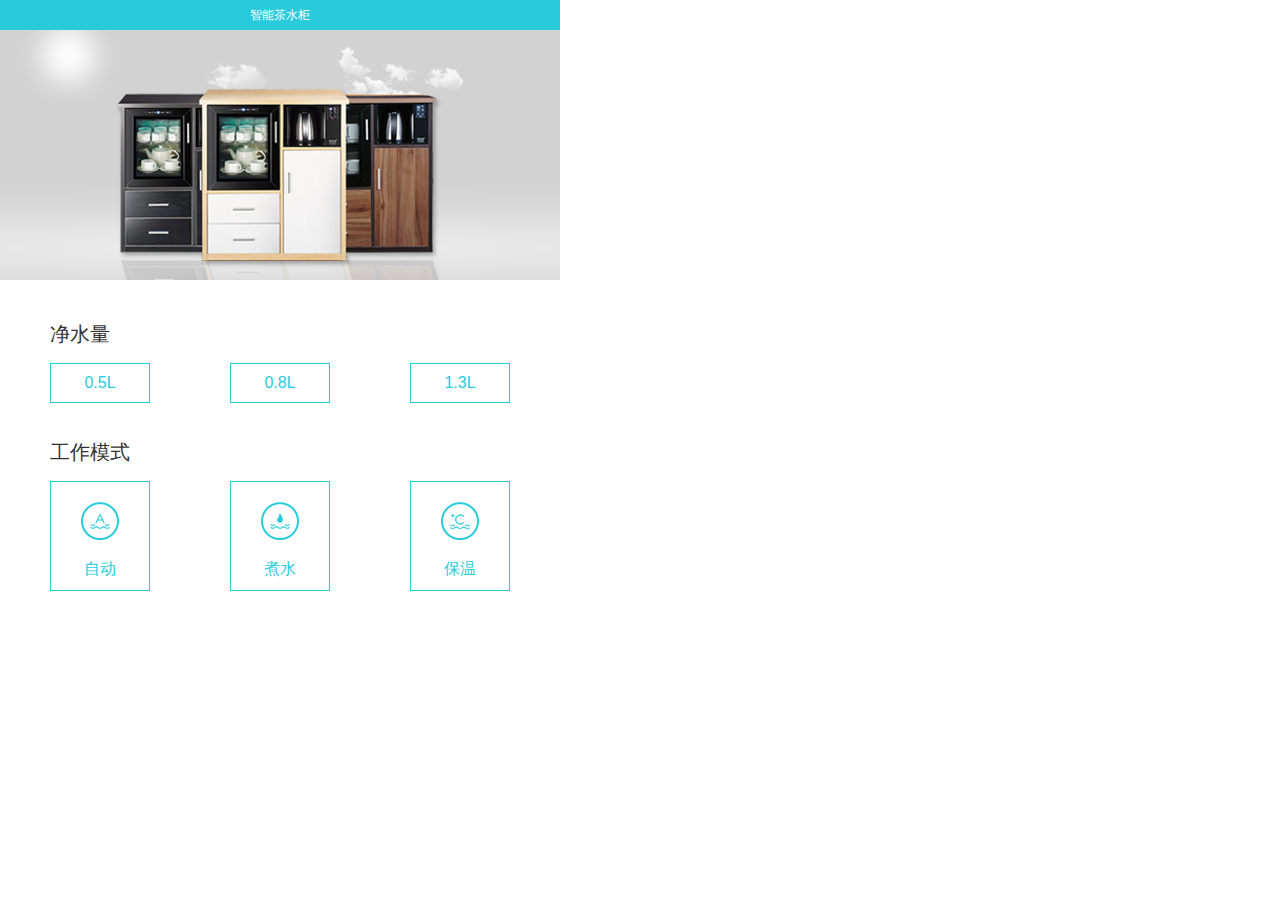
<file: tea-cabinet.html>
<!DOCTYPE html>
<html lang="en">
<head>
	<meta charset="UTF-8">
	<title>智能茶水柜</title>
	<meta http-equiv="X-UA-Compatible" content="IE=Edge，chrome=1">
	<link rel="stylesheet" type="text/css" href="css/base.css" />
	<link rel="stylesheet" type="text/css" href="css/page-style.css" />
	<!--[if lt IE 9]>
	<script src="js/html5.js"></script>
	<![endif]-->
</head>
<body>
	<!--header-->
	<header class="w560">
		<div class="t-title-bar">
			<span>智能茶水柜</span>
		</div>
		<div class="t-banner">
			<a class="t-banner-img" href="">
				<img src="images/home/tea_banner.png" alt="">
			</a>
		</div>
	</header>
	<!--/header-->
	<!--main-->
	<article class="t-main w560">
		<div class="t-number clearfix">
			<p>净水量</p>
			<ul class="t-number-list">
				<li>
					<a href="javascript:void(0);">0.5L</a>
				</li>
				<li>
					<a href="javascript:void(0);">0.8L</a>
				</li>
				<li>
					<a href="javascript:void(0);">1.3L</a>
				</li>
			</ul>
		</div>
		<div class="t-pattern mt30">
			<p>工作模式</p>
			<ul class="t-patter-list">
				<li>
					<a href="javascript:void(0);">
						<i class="t-icon t-icon-1"></i>
						<p>自动</p>
					</a>
				</li>
				<li>
					<a href="javascript:void(0);">
						<i class="t-icon t-icon-2"></i>
						<p>煮水</p>
					</a>
				</li>
				<li>
					<a href="javascript:void(0);">
						<i class="t-icon t-icon-3"></i>
						<p>保温</p>
					</a>
				</li>
			</ul>
		</div>
	</article>
	<!--/main-->
</body>
</html>
</file>
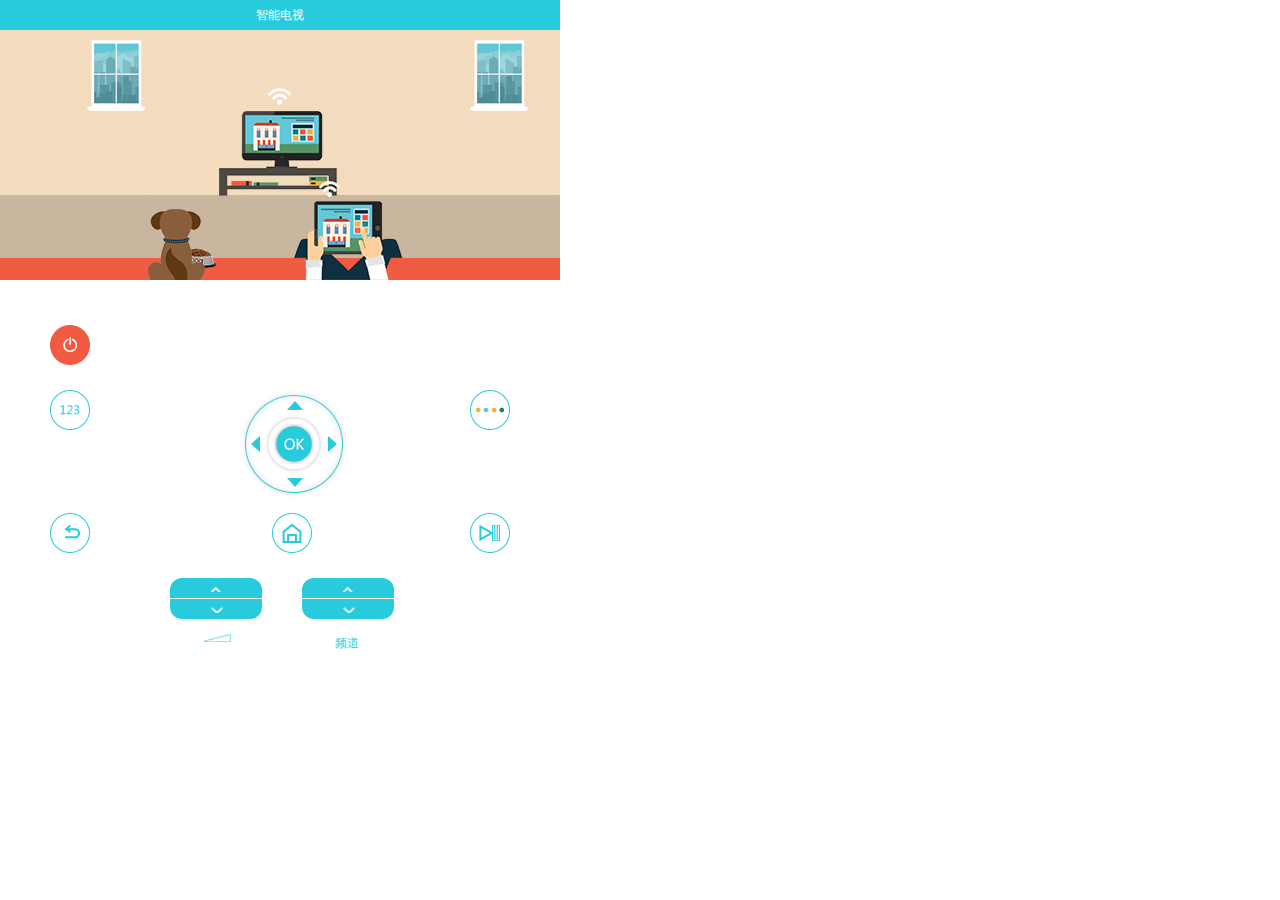
<file: tv-capacity.html>
<!DOCTYPE html>
<html lang="en">
<head>
	<meta charset="UTF-8">
	<title>智能电视</title>
	<meta http-equiv="X-UA-Compatible" content="IE=Edge，chrome=1">
	<link rel="stylesheet" type="text/css" href="css/base.css" />
	<link rel="stylesheet" type="text/css" href="css/page-style.css" />
	<!--[if lt IE 9]>
	<script src="js/html5.js"></script>
	<![endif]-->
</head>
<body>
<!--header-->
<header class="w560">
	<div class="t-title-bar">
		<span>智能电视</span>
	</div>
	<div class="t-banner">
		<a class="t-banner-img" href="">
			<img src="images/home/tv_banner.png" alt="">
		</a>
	</div>
</header>
<!--/header-->
<!--main-->
<article class="tv-main w560">
	<div class="tv-operate">
		<ul>
			<li>
				<a class="tv-icon tv-default" href="javascript:void(0);"></a>
			</li>
			<li class="mt20 clearfix">
				<div class="fl tv-operate-l">
					<p>
						<a class="tv-icon tv-icon-1" href="javascript:void(0);"></a>
					</p>
					<p>
						<a class="tv-icon tv-icon-2" href="javascript:void(0);"></a>
					</p>
				</div>
				<div class="fl tv-operate-m">
					<div class="tv-ok pr">
						<a class="tv-icon-top"  href="javascript:void(0);"></a>
						<a class="tv-icon-right" href="javascript:void(0);"></a>
						<a class="tv-icon-bottom" href="javascript:void(0);"></a>
						<a class="tv-icon-left" href="javascript:void(0);"></a>
						<a class="tv-icon tv-icon-ok" href="javascript:void(0);"></a>
					</div>
					<div class="tv-home">
						<a class="tv-icon tv-icon-home" href="javascript:void(0);"></a>
					</div>
				</div>
				<div class="fr tv-operate-r">
					<p>
						<a class="tv-icon tv-icon-omit" href="javascript:void(0);"></a>
					</p>
					<p>
						<a class="tv-icon tv-icon-pause" href="javascript:void(0);"></a>
					</p>
				</div>
			</li>
			<li class="mt20 clearfix">
				<div class="fl tv-volume-box">
						<a class="tv-volume-top" href="javascript:void(0);"></a>
						<a class="tv-volume-bottom" href="javascript:void(0);"></a>
						<p class="tv-volume-icon"></p>
				</div>
				<div class="fl tv-channel-box">
					<p class="pr">
						<a class="tv-channel-top" href="javascript:void(0);"></a>
					</p>
					<p class="pr">
						<a class="tv-channel-bottom" href="javascript:void(0);"></a>
					</p>
					<p class="tv-channel-text">频道</p>
				</div>
			</li>
		</ul>
	</div>
</article>
<!--/main-->
</body>
</html>
</file>
<file: css/style.css>
html {
  font-size: 62.5%;
  font-family: 'microsoft yahei', 'helvetica neue', tahoma, arial, 'hiragino sans gb', 'Simsun';
  width: 100%;
  height: 100%;
  overflow: hidden;
}
body,
div,
address,
blockquote,
iframe,
ul,
ol,
dl,
dt,
dd,
li,
dl,
h1,
h2,
h3,
h4,
pre,
table,
caption,
th,
td,
form,
legend,
fieldset,
input,
button,
select,
textarea,
p {
  margin: 0;
  padding: 0;
}
h1,
h2,
h3,
h4,
h5,
h6 {
  font-size: 100%;
}
ol,
ul,
li {
  list-style: none;
}
img {
  border: 0;
  vertical-align: middle;
}
body {
  background-color: #f7f7f7;
  line-height: 1.333;
  font-size: 14px;
  font-family: 'microsoft yahei';
  height: 100%;
  overflow: auto;
  color: #fff;
}
a,
a:hover {
  color: #fff;
  cursor: pointer;
  text-decoration: none;
}
a:hover {
  color: #05DEFF;
}
table {
  border-collapse: collapse;
  border-spacing: 0;
}
.fl {
  float: left;
}
.fr {
  float: right;
}
input,
select {
  outline: none;
  vertical-align: middle;
  border: none;
}
.clearfix:after {
  visibility: hidden;
  display: block;
  font-size: 0;
  content: "";
  clear: both;
  height: 0;
}
.mr20 {
  margin-right: 20px;
}
.mt20 {
  margin-top: 20px;
}
.head {
  width: 100%;
  height: 66px;
  background: #101a0e;
  color: #fff;
  line-height: 66px;
  text-align: center;
  font-size: 24px;
  letter-spacing: 10px;
}
.homepage {
  width: 1140px;
  height: 800px;
  margin: 40px auto auto auto;
  padding: 30px 30px;
  background: url(../images/homepage_bg.jpg) top center no-repeat #228008;
}
.left_con {
  width: 650px;
  height: 700px;
  padding: 50px 35px;
  background-color: #bdd6d7;
  border-radius: 16px;
}
.homepage .left_con {
  background: url(../images/shapan.jpg) top center no-repeat;
}
.right_con {
  width: 378px;
  height: 800px;
  background: url(../images/right_con_bg.jpg) top center no-repeat;
  border-radius: 16px;
}
.right_con .profile {
  width: 318px;
  height: 264px;
  margin: 30px auto 50px auto;
  overflow: hidden;
  font-size: 16px;
  line-height: 30px;
  letter-spacing: 1px;
  text-indent: 2em;
  color: #000;
  text-align: justify;
}
.right_con .menu a {
  width: 318px;
  height: 40px;
  margin: 0px auto 20px auto;
  display: block;
  text-align: center;
  font-size: 16px;
  line-height: 40px;
  background: #33a600;
  border: 1px solid #228008;
  border-radius: 12px;
}
.right_con .menu a:hover {
  background: #ecb03b;
  border: 1px #cf9b34 solid;
  color: #fff;
}
.environment .left_con {
  background: url(../images/environment_bg.jpg) top center no-repeat;
}
.right_con .title {
  width: 100%;
  height: 50px;
  position: relative;
  border-top-left-radius: 16px;
  border-top-right-radius: 16px;
  text-align: center;
  line-height: 50px;
  background: #80c269;
  color: #fff;
  font-size: 20px;
}
.right_con .title a {
  width: 28px;
  height: 26px;
  position: absolute;
  margin: 12px 0px 12px 30px;
  display: block;
  background: url(../images/back.png) top left no-repeat;
}
.environment .right_con form {
  width: 220px;
  padding: 20px 40px;
  margin: 70px auto auto auto;
  border-radius: 12px;
  background: rgba(255, 255, 255, 0.66);
}
.environment .right_con form p {
  height: 32px;
  margin-bottom: 30px;
  line-height: 32px;
  font-size: 24px;
  color: #000;
}
.environment .right_con form p label {
  float: left;
}
.environment .right_con form p input {
  width: 85px;
  height: 30px;
  padding: 0px 5px;
  float: right;
  border: 1px solid #33a600;
  font-size: 16px;
}
.environment .right_con form .button {
  width: 200px;
  height: 40px;
  margin: 0px auto;
  display: block;
  text-align: center;
  line-height: 40px;
  color: #fff;
  font-size: 24px;
  letter-spacing: 10px;
  background: #228008;
}
.light .left_con {
  position: relative;
  height: 440px;
  margin-top: 150px;
  background: url(../images/traffic_light.png) center no-repeat #48474a;
}
.light .right_con table {
  width: 318px;
  height: 180px;
  margin: 350px auto 0px auto;
  border: 1px solid rgba(76, 76, 76, 0.76);
  background: rgba(255, 255, 255, 0.76);
}
.light .right_con table tr {
  height: 59px;
  line-height: 59px;
  font-size: 24px;
  color: #333333;
  text-align: center;
  border-bottom: 1px solid rgba(76, 76, 76, 0.76);
}
.light .right_con table td div {
  width: 140px ;
  height: 48px;
  margin: 0px auto;
  background: #c7dfdf;
}
.light .right_con table td div a {
  width: 48px;
  height: 48px;
  display: block;
}
.light .right_con .plus {
  background: url(../images/plus.png) center no-repeat;
}
.light .right_con .minus {
  background: url(../images/minus.png) center no-repeat;
}
.light .right_con table td div input {
  width: 44px;
  height: 48px;
  font-size: 24px;
  color: #1b6606;
  background: none;
  text-align: center;
}
.streetlight .left_con {
  background: url(../images/streetlight_bg.png) center center no-repeat #48474a;
}
.streetlight .right_con .control {
  width: 318px;
  margin: 30px auto;
}
.streetlight .right_con .control ul {
  width: 318px;
  height: 38px;
  border: 1px solid #1b6606;
  border-radius: 12px;
  background-color: #e5e5e5 ;
}
.streetlight .right_con .control ul li {
  width: 157px;
  height: 38px;
  display: block;
  text-align: center;
  line-height: 38px;
  color: #666;
  font-size: 20px;
  cursor: pointer;
}
.streetlight .right_con .control ul li.button_on {
  background-color: #33a600;
  border-radius: 12px;
  border: 1px solid #1b6606;
  color: #fff;
}
.manual {
  display: block;
}
.manual .control_b {
  width: 188px;
  height: 55px;
  display: block;
  margin-top: 30px;
  margin-bottom: 66px;
}
.manual .off {
  background: url(../images/control_off.png) left center no-repeat;
}
.manual .on {
  background: url(../images/control_on.png) left center no-repeat;
}
.manual dl,
.auto dl {
  height: 70px;
}
.manual dd,
.auto dd {
  width: 60px;
  height: 30px;
  float: left;
  background-color: #b2b2b2;
  font-size: 16px;
  line-height: 30px;
  text-align: center;
  color: #000;
  cursor: pointer;
}
.manual dd.chepai,
.auto dd.chepai {
  background-color: #33a600;
  color: #fff;
}
.manual dt,
.auto dt {
  width: 320px;
  height: 40px;
  float: left;
}
.manual dt p,
.auto dt p {
  width: 143px;
  height: 38px;
  padding-left: 15px;
  line-height: 38px;
  color: #fff;
  border: 1px solid #fff;
}
.manual .menu2,
.auto .menu2 {
  width: 280px;
  height: 84px;
  margin-top: 20px;
  padding: 20px 20px 250px 20px;
  background: url(../images/car.jpg) bottom center no-repeat #fff;
}
.manual .menu2 a,
.auto .menu2 a {
  width: 128px;
  height: 32px;
  float: left;
  border-radius: 12px;
  background-color: #c2dbdc;
  border: 1px solid #c2dbdc;
  font-size: 16px;
  line-height: 32px;
  text-align: center;
  color: #333;
}
.manual .menu2 a:hover,
.auto .menu2 a:hover {
  background-color: #33a600;
  border: 1px solid #228008;
  color: #fff;
}
.auto {
  display: none;
}
.auto .menu2 {
  background: #fff;
  padding-bottom: 20px;
}
.etc .left_con {
  padding-left: 0px;
  padding-right: 0px;
  background: none;
}
.etc .auto {
  display: block;
}
.etc .manual {
  margin-top: 222px;
}
/*交通灯*/
.green_icon,
.yellow_icon,
.red_icon,
.gray_icon {
  display: inline-block;
  width: 16px ;
  height: 16px;
  background: url(../images/green_icon.png) no-repeat;
}
.yellow_icon {
  background: url(../images/yellow_icon.png) no-repeat;
}
.red_icon {
  background: url(../images/red_icon.png) no-repeat;
}
.gray_icon {
  background: url(../images/gray_icon.png) no-repeat;
}
.number_text {
  position: absolute;
  display: block;
  font-size: 12px;
  font-style: normal;
  color: #ffe300;
}
.left_top_light .green_icon,
.left_top_light .green_icon.gray_icon {
  position: absolute;
  left: 214px;
  top: 190px;
}
.left_top_light .yellow_icon,
.left_top_light .yellow_icon.gray_icon {
  position: absolute;
  left: 214px;
  top: 175px;
}
.left_top_light .red_icon,
.left_top_light .red_icon.gray_icon {
  position: absolute;
  left: 214px;
  top: 160px;
}
.left_top_light .number_text {
  left: 213px;
  top: 210px;
  -webkit-transform: rotate(-90deg);
  transform: rotate(-90deg);
}
.left_bottom_light .green_icon,
.left_bottom_light .green_icon.gray_icon {
  position: absolute;
  left: 189px;
  top: 314px;
}
.left_bottom_light .yellow_icon,
.left_bottom_light .yellow_icon.gray_icon {
  position: absolute;
  left: 173px;
  top: 314px;
}
.left_bottom_light .red_icon,
.left_bottom_light .red_icon.gray_icon {
  position: absolute;
  left: 158px;
  top: 314px;
}
.left_bottom_light .number_text {
  left: 317px;
  top: 213px;
}
.right_top_light .green_icon,
.right_top_light .green_icon.gray_icon {
  position: absolute;
  left: 338px;
  top: 214px;
}
.right_top_light .yellow_icon,
.right_top_light .yellow_icon.gray_icon {
  position: absolute;
  left: 354px;
  top: 214px;
}
.right_top_light .red_icon,
.right_top_light .red_icon.gray_icon {
  position: absolute;
  left: 371px;
  top: 214px;
}
.right_top_light .number_text {
  left: 209px;
  top: 313px;
  -webkit-transform: rotate(180deg);
  transform: rotate(180deg);
}
.right_bottom_light .green_icon,
.right_bottom_light .green_icon.gray_icon {
  position: absolute;
  left: 314px;
  top: 339px;
}
.right_bottom_light .yellow_icon,
.right_bottom_light .yellow_icon.gray_icon {
  position: absolute;
  left: 314px;
  top: 356px;
}
.right_bottom_light .red_icon,
.right_bottom_light .red_icon.gray_icon {
  position: absolute;
  left: 314px;
  top: 373px;
}
.right_bottom_light .number_text {
  left: 313px;
  top: 317px;
  -webkit-transform: rotate(90deg);
  transform: rotate(90deg);
}
/*--智能路灯--*/
.pr {
  position: relative;
}
.dormitory_img,
.dormitory_hover,
.dormitory_img_1,
.dormitory_img_1_hover {
  position: absolute;
  left: 37px;
  top: 20px;
  display: block;
  width: 206px;
  height: 208px;
}
.dormitory_img,
.dormitory_img_1 {
  background: url(../images/dormitory_icon.png) no-repeat;
}
.dormitory_hover,
.dormitory_img_1_hover {
  left: 27px;
  width: 226px;
  height: 225px;
  background: url(../images/dormitory_hover.png) no-repeat;
}
.playground_img,
.playground_hover,
.playground_img_1,
.playground_img_1_hover {
  position: absolute;
  left: 37px;
  top: 281px;
  display: block;
  width: 206px;
  height: 208px;
}
.playground_img,
.playground_img_1 {
  background: url(../images/playground_icon.png) no-repeat;
}
.playground_hover,
.playground_img_1_hover {
  left: 27px;
  width: 226px;
  height: 225px;
  background: url(../images/playground_hover.png) no-repeat;
}
.library_img,
.library_hover,
.library_img_1,
.library_img_1_hover {
  position: absolute;
  left: 37px;
  top: 542px;
  display: block;
  width: 206px;
  height: 208px;
}
.library_img,
.library_img_1 {
  background: url(../images/library_icon.png) no-repeat;
}
.library_hover,
.library_img_1_hover {
  left: 27px;
  width: 226px;
  height: 225px;
  background: url(../images/library_hover.png) no-repeat;
}
.park_img,
.park_hover,
.park_img_1,
.park_img_1_hover {
  position: absolute;
  left: 297px;
  top: 20px;
  display: block;
  width: 386px;
  height: 208px;
}
.park_img,
.park_img_1 {
  background: url(../images/park_icon.png) no-repeat;
}
.park_hover,
.park_img_1_hover {
  width: 406px;
  height: 224px;
  left: 287px;
  background: url(../images/park_hover.png) no-repeat;
}
.school_img,
.school_hover,
.school_img_1,
.school_img_1_hover {
  position: absolute;
  left: 297px;
  top: 281px;
  display: block;
  width: 386px;
  height: 208px;
}
.school_img,
.school_img_1 {
  background: url(../images/school_icon.png) no-repeat;
}
.school_hover,
.school_img_1_hover {
  width: 406px;
  height: 224px;
  left: 287px;
  background: url(../images/school_hover.png) no-repeat;
}
.sandTable_img,
.sandTable_hover,
.sandTable_img_1,
.sandTable_img_1_hover {
  position: absolute;
  left: 297px;
  top: 542px;
  display: block;
  width: 386px;
  height: 208px;
}
.sandTable_img,
.sandTable_img_1 {
  background: url(../images/sandTable_icon.png) no-repeat;
}
.sandTable_hover,
.sandTable_img_1_hover {
  width: 406px;
  height: 224px;
  left: 287px;
  background: url(../images/sandTable_hover.png) no-repeat;
}
.red_car_icon,
.red_car_icon_1 {
  position: absolute;
  left: 10px ;
  top: 15px;
  display: block;
  width: 52px;
  height: 26px;
  background: url(../images/red_car.png) no-repeat;
  -webkit-animation: play 20s infinite linear;
  animation: play 20s infinite linear;
}
.red_car_icon.car_2 {
  background: url(../images/car_2.png) no-repeat;
}
/*------/智能路灯--------*/
/*----交通灯---*/
.of {
  overflow: hidden;
}
.traffic_light_car .red_car_icon.red_car_1 {
  left: 750px;
  top: 237px;
  transform: rotate(180deg);
  -webkit-transform: rotate(180deg);
}
.traffic_light_car .red_car_icon.red_car_right_1 {
  left: 340px;
  top: 237px;
  transform: rotate(180deg);
  -webkit-transform: rotate(180deg);
}
.traffic_light_car .red_car_1.two_car,
.traffic_light_car .red_car_right_1.two_car {
  display: block;
  width: 112px;
  height: 26px;
  background: url(../images/two_car.png) no-repeat;
}
.traffic_light_car .red_car_1.three_car,
.traffic_light_car .red_car_right_1.three_car {
  display: block;
  width: 161px;
  height: 26px;
  background: url(../images/three_car.png) no-repeat;
}
.traffic_light_car .red_car_icon.red_car_2 {
  left: 235px;
  top: auto;
  bottom: 700px;
  width: 25px;
  height: 50px;
  background: url(../images/z_car.png) no-repeat;
}
.traffic_light_car .red_car_2.two_car {
  left: 235px;
  top: auto;
  bottom: 700px;
  display: block;
  width: 25px;
  height: 106px;
  background: url(../images/z_two_car.png) no-repeat;
}
.traffic_light_car .red_car_2.three_car {
  left: 235px;
  top: auto;
  bottom: 700px;
  width: 25px;
  height: 161px;
  background: url(../images/z_three_car.png) no-repeat;
}
/*----/交通灯---*/
/*----ETC--*/
.etc .left_con {
  width: 720px;
}
.etc_box {
  position: relative;
  overflow: hidden;
}
.etc_box .left_pole {
  position: absolute;
  left: 0 ;
  top: 139px;
  display: block;
  width: 74px;
  height: 12px;
  background: url(../images/left_pole.png) no-repeat;
  -webkit-transition: transform 1s linear;
  transition: transform 1s linear;
  -webkit-transform-origin: 100% 0;
  -moz-transform-origin: 100% 0;
  -ms-transform-origin: 100% 0;
  -o-transform-origin: 100% 0;
  transform-origin: 100% 0 ;
}
.etc_box .left_pole.hover {
  transform: rotate(90deg);
  transform-origin: 100% 0;
}
.etc_box .right_pole {
  position: absolute;
  right: 0;
  top: 254px;
  display: block;
  width: 74px;
  height: 12px;
  background: url(../images/right_pole.png) no-repeat;
  -webkit-transition: transform 1s linear;
  transition: transform 1s linear;
  -webkit-transform-origin: 0 0;
  -moz-transform-origin: 0 0;
  -ms-transform-origin: 0 0;
  -o-transform-origin: 0 0;
  transform-origin: 0 0 ;
}
.etc_box .right_pole.hover {
  transition: transform 1s linear;
  transform: rotate(-90deg);
  -webkit-transition: transform 1s linear;
  -webkit-transform-origin: 0 0;
  -moz-transform-origin: 0 0;
  -ms-transform-origin: 0 0;
  -o-transform-origin: 0 0;
  transform-origin: 0 0 ;
}
.etc_box .etc_car {
  position: absolute;
  left: 400px ;
  top: 20px;
  display: block;
  width: 52px;
  height: 26px;
  background: url(../images/red_car.png) no-repeat;
}
.etc_pay_car {
  display: none;
  position: absolute;
  right: 186px ;
  bottom: 0 ;
  width: 72px ;
  height: 49px;
  background: url(../images/ect_car.png) no-repeat;
}
/*--/ETC---*/
/*-停车场--*/
.park_car {
  position: absolute;
  left: 10px ;
  top: 20px;
  display: block;
  width: 52px;
  height: 26px;
  background: url(../images/red_car.png) no-repeat;
}
.park_out_car {
  opacity: 0;
  position: absolute;
  left: 395px ;
  top: 363px;
  display: block;
  width: 26px;
  height: 52px;
  background: url(../images/park_out_car.png) no-repeat;
}
.carport_box {
  position: absolute;
  left: 191px;
  top: 105px;
  width: 328px ;
  height: 239px;
  background: url(../images/carport_img.png) no-repeat;
  overflow: hidden;
}
.empty_box,
.empty_middle_box,
.empty_right_box {
  position: absolute;
  left: 12px;
  top: 49px;
  width: 78px ;
  height: 189px;
  background: url(../images/carport_empty.png) no-repeat;
}
.empty_middle_box {
  left: 102px;
}
.empty_right_box {
  left: 192px;
}
.empty_up_car,
.empty_mup_car,
.empty_rup_car {
  display: none;
  position: absolute;
  left: 20px;
  top: 53px;
  width: 57px ;
  height: 35px;
  background: url(../images/park_car_2.png) no-repeat;
}
.empty_down_car,
.empty_mdown_car,
.empty_rdown_car {
  display: none;
  position: absolute;
  left: 20px;
  top: 148px;
  width: 57px ;
  height: 35px;
  background: url(../images/park_car_2.png) no-repeat;
}
/*-/停车场--*/
/*-new_etc--*/
.left_con {
  position: relative;
}
.up_line,
.down_line {
  display: block;
  position: absolute;
  left: 0;
  width: 720px;
  height: 10px;
  background: url(../images/etc_line.png) no-repeat;
}
.up_line {
  top: 40px;
}
.down_line {
  top: 470px;
}
/*-/new_etc--*/
/*通告栏*/
.notice_box {
  position: absolute;
  margin: 60px 10px 0 10px;
  width: 358px;
  height: 80px;
  background: rgba(195, 219, 220, 0.4);
  border-radius: 5px;
}
.notice_box marquee:first-child {
  margin-top: 10px;
}
.notice_box marquee {
  text-align: center;
  font-size: 20px;
  color: #333;
  line-height: 1.3;
}
/*/通告栏*/
</file>
<file: css/base.css>
@charset "utf-8";
body,
ul,
ol,
li,
p,
h1,
h2,
h3,
h4,
h5,
h6,
form,
fieldset,
table,
td,
img,
div,
menu,
dl,
dt,
dd,
article,
aside,
details,
figcaption,
figure,
footer,
header,
hgroup,
menu,
nav,
section {
  border: 0;
  padding: 0;
  margin: 0;
}
body {
  font: 12px/150% "Microsoft YaHei", "微软雅黑", "Helvetica Neue", Helvetica, "PingFang SC", "Hiragino Sans GB", Arial, sans-serif;
  word-break: break-all;
  word-wrap: break-word;
}
html {
  box-sizing: border-box;
  -moz-box-sizing: border-box;
  -ms-box-sizing: border-box;
  -webkit-box-sizing: border-box;
  -o-box-sizing: border-box;
}
ul,
ol,
li {
  list-style: none;
}
a {
  text-decoration: none;
}
a:hover {
  text-decoration: none;
}
a:focus {
  outline: none;
  -moz-outline: none;
}
a:active {
  outline: none;
}
a,
img {
  border: 0 none;
}
input,
select,
button {
  outline: none;
  vertical-align: middle;
}
table {
  border-spacing: 0;
  border-collapse: collapse;
  empty-cells: show;
}
h1 {
  font-size: 36px;
  line-height: 45px;
}
h2 {
  font-size: 24px;
  line-height: 30px;
}
h3 {
  font-size: 18px;
  line-height: 22px;
}
h4 {
  font-size: 16px;
  line-height: 20px;
}
h5 {
  font-size: 14px;
  line-height: 18px;
}
h6 {
  font-size: 12px;
  line-height: 16px;
}
em,
i,
b {
  font-style: normal;
  font-weight: normal;
}
article,
aside,
details,
figcaption,
footer,
section,
nav,
header,
menu,
hgroup,
figure {
  display: block;
}
.clearfix:after {
  content: '.';
  display: block;
  height: 0;
  clear: both;
  visibility: hidden;
}
.clearfix {
  display: inline-block;
}
*html .clearfix {
  height: 1%;
}
.clearfix {
  display: block;
}
.clear {
  font-size: 0;
  clear: both;
  height: 1px;
  line-height: 1px;
  margin-top: -1px;
}
.dis {
  display: block;
}
.fl {
  float: left;
}
.fr {
  float: right;
}
.pa {
  position: absolute;
}
.pr {
  position: relative;
}
.f-fm,
tt,
select,
input,
samp {
  font-family: "Hiragino Sans GB", "Microsoft YaHei", "宋体";
}
.f-fh {
  font-family: "Hiragino Sans GB", "Microsoft YaHei", "宋体";
}
.f-fg {
  font-family: "georgia";
}
.unbg {
  background: none !important;
}
.unbr {
  border: none !important;
}
.unfw {
  font-weight: normal;
}
.of {
  overflow: hidden;
}
.ov {
  overflow: visible;
}
.vam {
  vertical-align: middle;
}
.tal {
  text-align: left;
}
.tac {
  text-align: center;
}
.tar {
  text-align: right;
}
.hand {
  cursor: pointer;
}
.zoom {
  _zoom: 1;
}
.fsize12 {
  font-size: 12px;
}
.fsize14 {
  font-size: 14px;
}
.fsize16 {
  font-size: 16px;
}
.fsize18 {
  font-size: 18px;
}
.fsize20 {
  font-size: 20px;
}
.fsize22 {
  font-size: 22px;
}
.fsize24 {
  font-size: 24px;
}
.fsize30 {
  font-size: 30px;
}
.fsize46 {
  font-size: 46px;
}
.tD24 {
  text-indent: 24px;
}
.tD30 {
  text-indent: 30px;
}
.mt5 {
  margin-top: 5px;
}
.mt10 {
  margin-top: 10px;
}
.mt15 {
  margin-top: 15px;
}
.mt20 {
  margin-top: 20px;
}
.mt30 {
  margin-top: 30px;
}
.mt40 {
  margin-top: 40px;
}
.mt50 {
  margin-top: 50px;
}
.mr5 {
  margin-right: 5px;
}
.mr10 {
  margin-right: 10px;
}
.mr15 {
  margin-right: 15px;
}
.mr20 {
  margin-right: 20px;
}
.mr30 {
  margin-right: 30px;
}
.mr40 {
  margin-right: 40px;
}
.mr50 {
  margin-right: 50px;
}
.mb5 {
  margin-bottom: 5px;
}
.mb10 {
  margin-bottom: 10px;
}
.mb15 {
  margin-bottom: 15px;
}
.mb20 {
  margin-bottom: 20px;
}
.mb30 {
  margin-bottom: 30px;
}
.mb40 {
  margin-bottom: 40px;
}
.mb50 {
  margin-bottom: 50px;
}
.ml5 {
  margin-left: 5px;
}
.ml10 {
  margin-left: 10px;
}
.ml15 {
  margin-left: 15px;
}
.ml20 {
  margin-left: 20px;
}
.ml30 {
  margin-left: 30px;
}
.ml40 {
  margin-left: 40px;
}
.ml50 {
  margin-left: 50px;
}
.pt5 {
  padding-top: 5px;
}
.pt10 {
  padding-top: 10px;
}
.pt15 {
  padding-top: 15px;
}
.pt20 {
  padding-top: 20px;
}
.pt30 {
  padding-top: 30px;
}
.pt40 {
  padding-top: 40px;
}
.pt50 {
  padding-top: 50px;
}
.pr5 {
  padding-right: 5px;
}
.pr10 {
  padding-right: 10px;
}
.pr15 {
  padding-right: 15px;
}
.pr20 {
  padding-right: 20px;
}
.pr30 {
  padding-right: 30px;
}
.pr40 {
  padding-right: 40px;
}
.pr50 {
  padding-right: 50px;
}
.pb5 {
  padding-bottom: 5px;
}
.pb10 {
  padding-bottom: 10px;
}
.pb15 {
  padding-bottom: 15px;
}
.pb20 {
  padding-bottom: 20px;
}
.pb30 {
  padding-bottom: 30px;
}
.pb40 {
  padding-bottom: 40px;
}
.pb50 {
  padding-bottom: 50px;
}
.pl5 {
  padding-left: 5px;
}
.pl10 {
  padding-left: 10px;
}
.pl15 {
  padding-left: 15px;
}
.pl20 {
  padding-left: 20px;
}
.pl30 {
  padding-left: 30px;
}
.pl40 {
  padding-left: 40px;
}
.pl50 {
  padding-left: 50px;
}
.w50pre {
  widows: 50%;
}
.w365 {
  width: 365px;
  margin: 0 auto;
}
.w785 {
  width: 785px;
  margin: 0 auto;
}
.w670 {
  width: 670px;
  margin: 0 auto;
}
.w620 {
  width: 620px;
  margin: 0 auto;
}
.w535 {
  width: 535px;
  margin: 0 auto;
}
.w1200 {
  width: 1200px;
  margin: 0 auto;
}
.hlh20 {
  height: 20px;
  line-height: 20px;
}
.hlh30 {
  height: 30px;
  line-height: 30px;
}
.lh {
  line-height: 24px;
}
.txtOf {
  display: block;
  overflow: hidden;
  text-overflow: ellipsis;
  white-space: nowrap;
}
</file>
<file: css/page-style.css>
@charset "utf-8";
/*通用*/
/*@base-font-color:;*/
/*智能茶水柜*/
.w560 {
  width: 560px;
}
.t-title-bar {
  width: 100%;
  height: 30px;
  line-height: 30px;
  background-color: #28cbdc;
  text-align: center;
}
.t-title-bar span {
  font-size: 12px;
  color: #fff;
}
.t-number {
  margin: 40px 50px;
}
.t-number > p,
.t-pattern > p {
  font-size: 20px;
  color: #333;
}
.t-number-list,
.t-patter-list {
  margin-top: 20px;
}
.t-number-list li,
.t-patter-list li {
  float: left;
  margin-right: 80px;
}
.t-number-list li + li + li,
.t-patter-list li + li + li {
  margin-right: 0;
}
.t-number-list li a {
  display: inline-block;
  width: 98px;
  height: 38px;
  line-height: 38px;
  text-align: center;
  font-size: 16px;
  color: #28cbdc;
  border: 1px solid #28cbdc;
}
.t-number-list li a:hover {
  color: #fff;
  background-color: #28cbdc;
}
.t-pattern {
  margin: 0 50px;
}
.t-patter-list li .t-icon {
  margin-top: 20px;
  display: inline-block;
  width: 38px;
  height: 38px;
  background: url(../images/home/icon-1.png) no-repeat;
}
.t-patter-list li a {
  display: block;
  width: 98px ;
  height: 108px;
  border: 1px solid #28cbdc;
  text-align: center;
}
.t-patter-list li a .t-icon-1 {
  background-position: -2px -45px;
}
.t-patter-list li a .t-icon-2 {
  background-position: -45px -45px;
}
.t-patter-list li a .t-icon-3 {
  background-position: -88px -45px;
}
.t-patter-list li a p {
  margin-top: 15px;
  font-size: 16px;
  color: #28cbdc;
}
.t-patter-list li a:hover {
  background-color: #28cbdc;
}
.t-patter-list li a:hover .t-icon-1 {
  background-position: -2px -2px;
}
.t-patter-list li a:hover .t-icon-2 {
  background-position: -45px -2px;
}
.t-patter-list li a:hover .t-icon-3 {
  background-position: -88px -2px;
}
.t-patter-list li a:hover p {
  color: #fff;
}
/*智能电视*/
.tv-main .tv-icon {
  display: inline-block;
  width: 40px;
  height: 40px;
  background-image: url("../images/home/icon-1.png");
}
.tv-operate {
  margin: 40px 50px;
}
.tv-default {
  background-position: -131px -2px;
}
.tv-default:hover {
  background-position: -131px -47px;
}
.tv-operate-l {
  margin-right: 150px;
}
.tv-operate-l p:first-child {
  margin-bottom: 78px;
}
.tv-operate-l .tv-icon-1 {
  background-position: -176px -2px;
}
.tv-operate-l .tv-icon-1:hover {
  background-position: -176px -47px;
}
.tv-operate-l .tv-icon-2 {
  background-position: -2px -88px;
}
.tv-operate-l .tv-icon-2:hover {
  background-position: -2px -133px;
}
.tv-operate-m .tv-ok {
  display: block;
  width: 108px;
  height: 108px;
  background: url(../images/home/ok.png) no-repeat;
}
.tv-operate-m .tv-icon-top,
.tv-operate-m .tv-icon-right,
.tv-operate-m .tv-icon-bottom,
.tv-operate-m .tv-icon-left {
  position: absolute;
  display: block;
  width: 0 ;
  height: 0;
}
.tv-operate-m .tv-icon-top {
  top: 11px;
  left: 47px;
  border-left: 8.5px solid transparent;
  border-right: 8.5px solid transparent;
  border-bottom: 9px solid #28cbdc;
}
.tv-operate-m .tv-icon-top:hover {
  border-bottom-color: #a9eaf1;
}
.tv-operate-m .tv-icon-right {
  top: 46px;
  left: 88px;
  border-left: 9px solid #28cbdc;
  border-top: 8.5px solid transparent;
  border-bottom: 8.5px solid transparent;
}
.tv-operate-m .tv-icon-right:hover {
  border-left-color: #a9eaf1;
}
.tv-operate-m .tv-icon-bottom {
  top: 88px;
  left: 47px;
  border-left: 8.5px solid transparent;
  border-top: 9px solid #28cbdc;
  border-right: 8.5px solid transparent;
}
.tv-operate-m .tv-icon-bottom:hover {
  border-top-color: #a9eaf1;
}
.tv-operate-m .tv-icon-left {
  top: 46px;
  left: 11px;
  border-bottom: 8.5px solid transparent;
  border-top: 8.5px solid transparent;
  border-right: 9px solid #28cbdc;
}
.tv-operate-m .tv-icon-left:hover {
  border-right-color: #a9eaf1;
}
.tv-operate-m .tv-icon-ok {
  position: absolute;
  left: 34px;
  top: 34px;
  width: 40px;
  height: 40px;
  background-position: -135px -90px;
}
.tv-operate-m .tv-icon-ok:hover {
  background-position: -135px -131px;
}
.tv-operate-m .tv-home {
  margin: 15px 0 0 32px;
}
.tv-operate-m .tv-home .tv-icon-home {
  background-position: -47px -88px;
}
.tv-operate-m .tv-home .tv-icon-home:hover {
  background-position: -46px -133px;
}
.tv-operate-r .tv-icon-omit {
  background-position: -221px -2px;
}
.tv-operate-r .tv-icon-omit:hover {
  background-position: -221px -47px;
}
.tv-operate-r p:first-child {
  margin-bottom: 78px;
}
.tv-operate-r .tv-icon-pause {
  background-position: -92px -88px;
}
.tv-operate-r .tv-icon-pause:hover {
  background-position: -92px -133px;
}
.tv-volume-box,
.tv-channel-box {
  margin-left: 120px;
}
.tv-volume-box .tv-volume-top,
.tv-channel-box .tv-volume-top,
.tv-volume-box .tv-channel-top,
.tv-channel-box .tv-channel-top {
  position: relative;
  display: block;
  margin-bottom: 1px;
  width: 92px;
  height: 20px;
  background-color: #28cbdc;
  border-radius: 12px 12px 0 0;
}
.tv-volume-box .tv-volume-top:hover,
.tv-channel-box .tv-volume-top:hover,
.tv-volume-box .tv-channel-top:hover,
.tv-channel-box .tv-channel-top:hover {
  background-color: #a9eaf1;
}
.tv-volume-box .tv-volume-top:after,
.tv-channel-box .tv-volume-top:after,
.tv-volume-box .tv-channel-top:after,
.tv-channel-box .tv-channel-top:after {
  content: "";
  position: absolute;
  left: 41px;
  top: 7px;
  display: block;
  width: 10px ;
  height: 7px;
  background: url(../images/home/icon-1.png) no-repeat -182px -91px;
}
.tv-volume-box .tv-volume-bottom,
.tv-channel-box .tv-volume-bottom,
.tv-volume-box .tv-channel-bottom,
.tv-channel-box .tv-channel-bottom {
  position: relative;
  display: block;
  width: 92px;
  height: 20px;
  background-color: #28cbdc;
  border-radius: 0 0 12px 12px;
}
.tv-volume-box .tv-volume-bottom:hover,
.tv-channel-box .tv-volume-bottom:hover,
.tv-volume-box .tv-channel-bottom:hover,
.tv-channel-box .tv-channel-bottom:hover {
  background-color: #a9eaf1;
}
.tv-volume-box .tv-volume-bottom:after,
.tv-channel-box .tv-volume-bottom:after,
.tv-volume-box .tv-channel-bottom:after,
.tv-channel-box .tv-channel-bottom:after {
  content: "";
  position: absolute;
  left: 41px;
  top: 7px;
  display: block;
  width: 13px ;
  height: 7px;
  background: url(../images/home/icon-1.png) no-repeat -197px -91px;
}
.tv-volume-box .tv-volume-icon,
.tv-channel-box .tv-volume-icon {
  margin: 15px 0 0 33px;
  width: 28px;
  height: 8px;
  background: url(../images/home/icon-1.png) no-repeat -181px -104px;
}
.tv-channel-box {
  margin-left: 40px;
}
.tv-channel-box .tv-channel-text {
  margin: 15px 0 0 33px;
  font-size: 12px ;
  color: #28cbdc;
}
/*智能空调*/
.ac-text {
  position: absolute;
  top: 77px;
  right: 106px;
  text-align: center;
  width: 88px;
  z-index: 99;
}
.ac-text li {
  font-size: 12px;
  color: #fff;
}
.ac-text li:first-child + li {
  font-size: 40px;
  line-height: 1.5;
}
.ac-box {
  margin: 40px 50px;
}
.ac-box li {
  margin-right: 80px;
  margin-bottom: 30px;
}
.ac-box li:first-child + li + li {
  margin-right: 0;
}
.ac-box .ac-btn-1,
.ac-box .ac-btn-2,
.ac-box .ac-btn-3,
.ac-box .ac-btn-4,
.ac-box .ac-btn-5 {
  position: relative;
  display: block;
  width: 100px;
  height: 40px;
  line-height: 40px;
  text-align: center;
  background-color: #a9eaf1;
  border-radius: 12px;
  font-size: 16px;
  color: #4c4c4c;
}
.ac-box .ac-btn-1:hover,
.ac-box .ac-btn-4:hover,
.ac-box .ac-btn-5:hover,
.ac-box .ac-btn-2:hover,
.ac-box .ac-btn-3:hover {
  color: #fff;
  background-color: #28cbdc;
}
.ac-box .ac-btn-2:after {
  content: "";
  position: absolute;
  left: 38px;
  top: 12px;
  display: block;
  width: 0;
  height: 0;
  border-left: 12px solid transparent;
  border-right: 12px solid transparent;
  border-bottom: 15px solid #4c4c4c;
}
.ac-box .ac-btn-2:hover:after {
  border-bottom-color: #fff ;
}
.ac-box .ac-btn-3:after {
  content: "";
  position: absolute;
  left: 38px;
  top: 12px;
  display: block;
  width: 0;
  height: 0;
  border-left: 12px solid transparent;
  border-right: 12px solid transparent;
  border-top: 15px solid #4c4c4c;
}
.ac-box .ac-btn-3:hover:after {
  border-top-color: #fff ;
}
</file>
